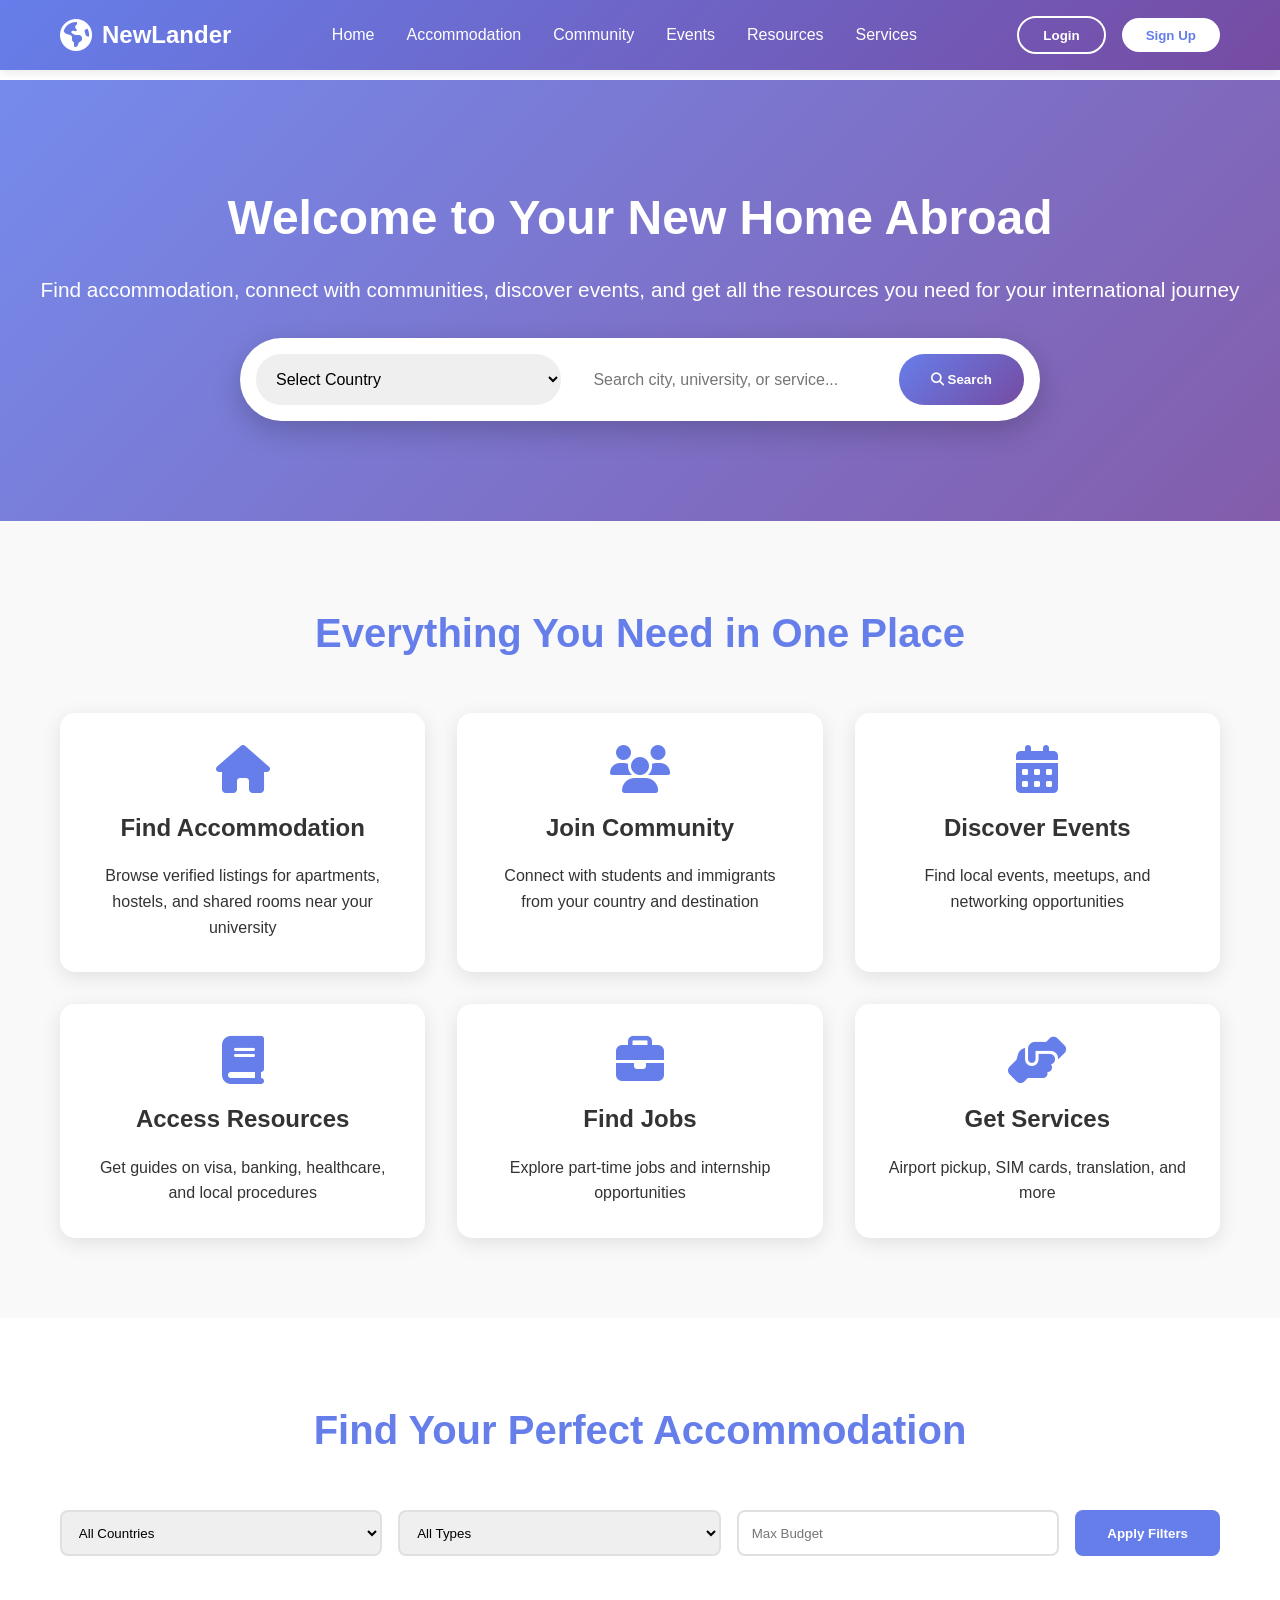
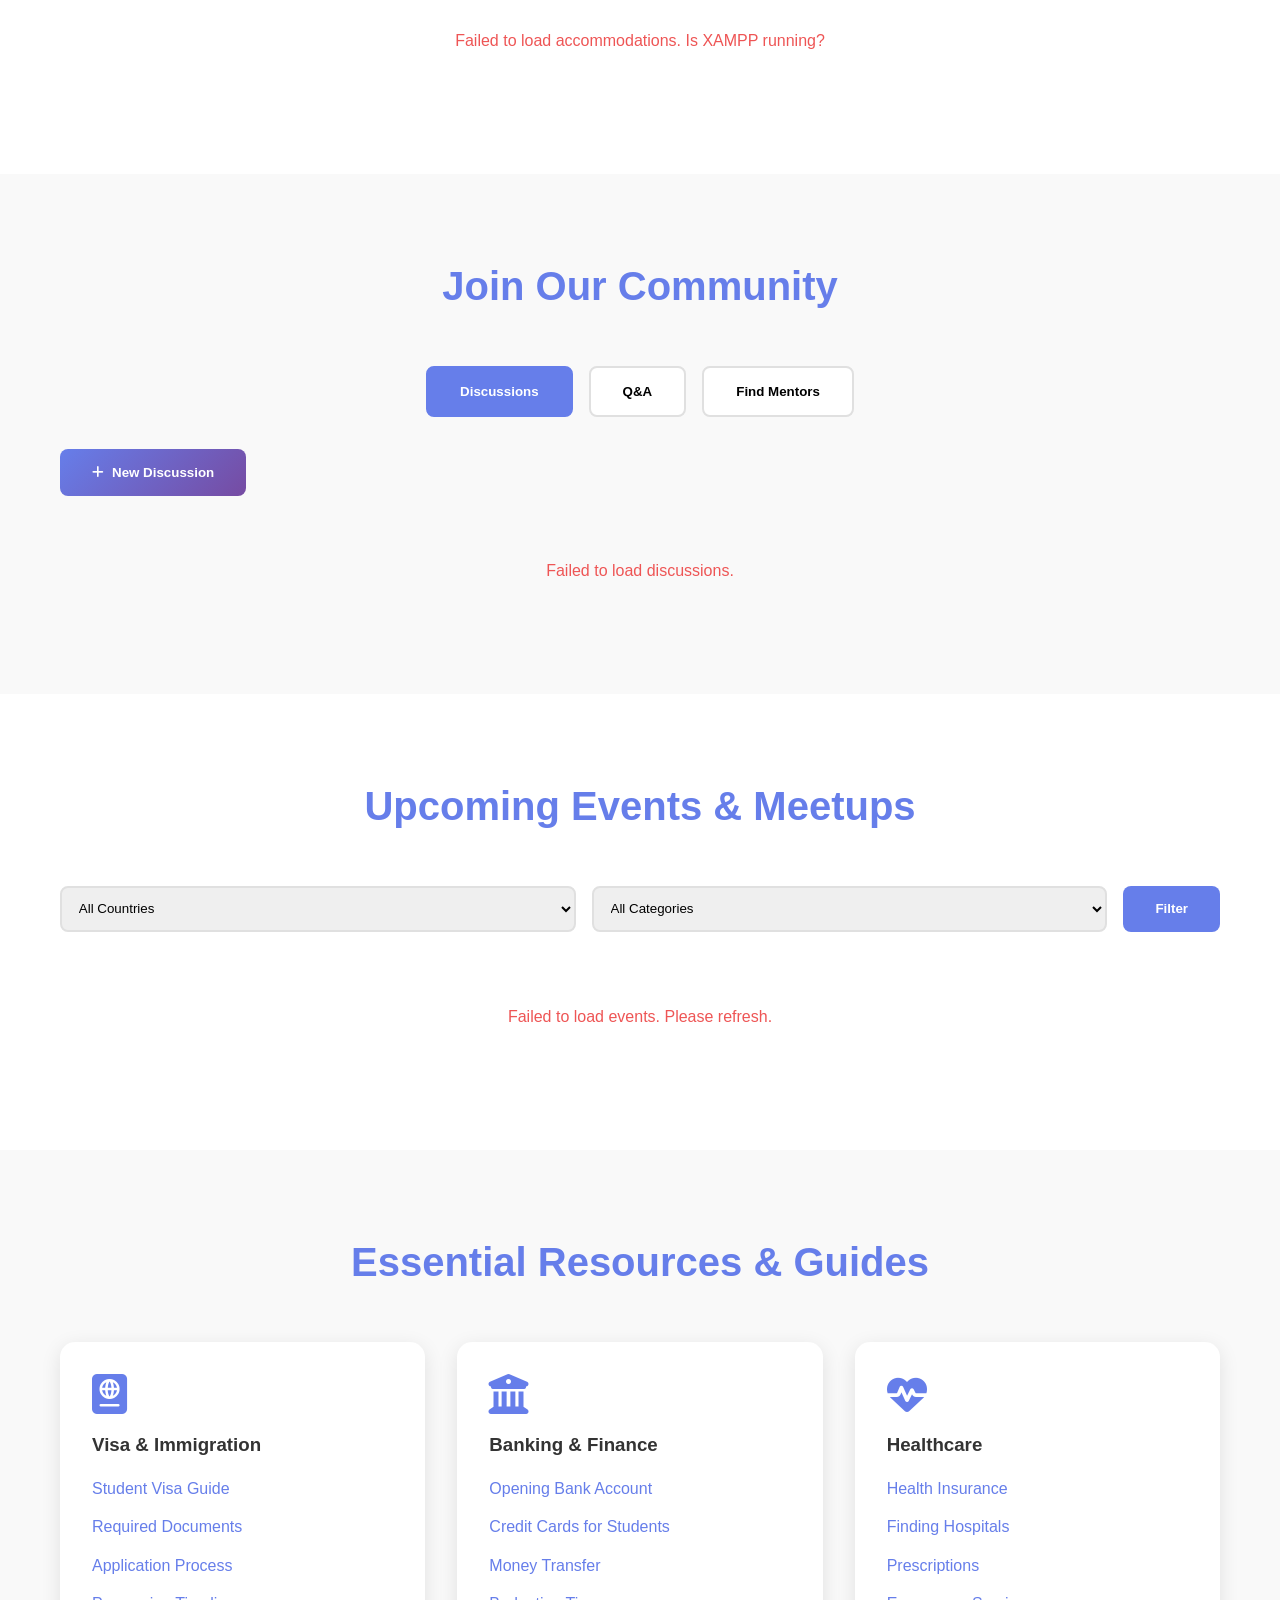
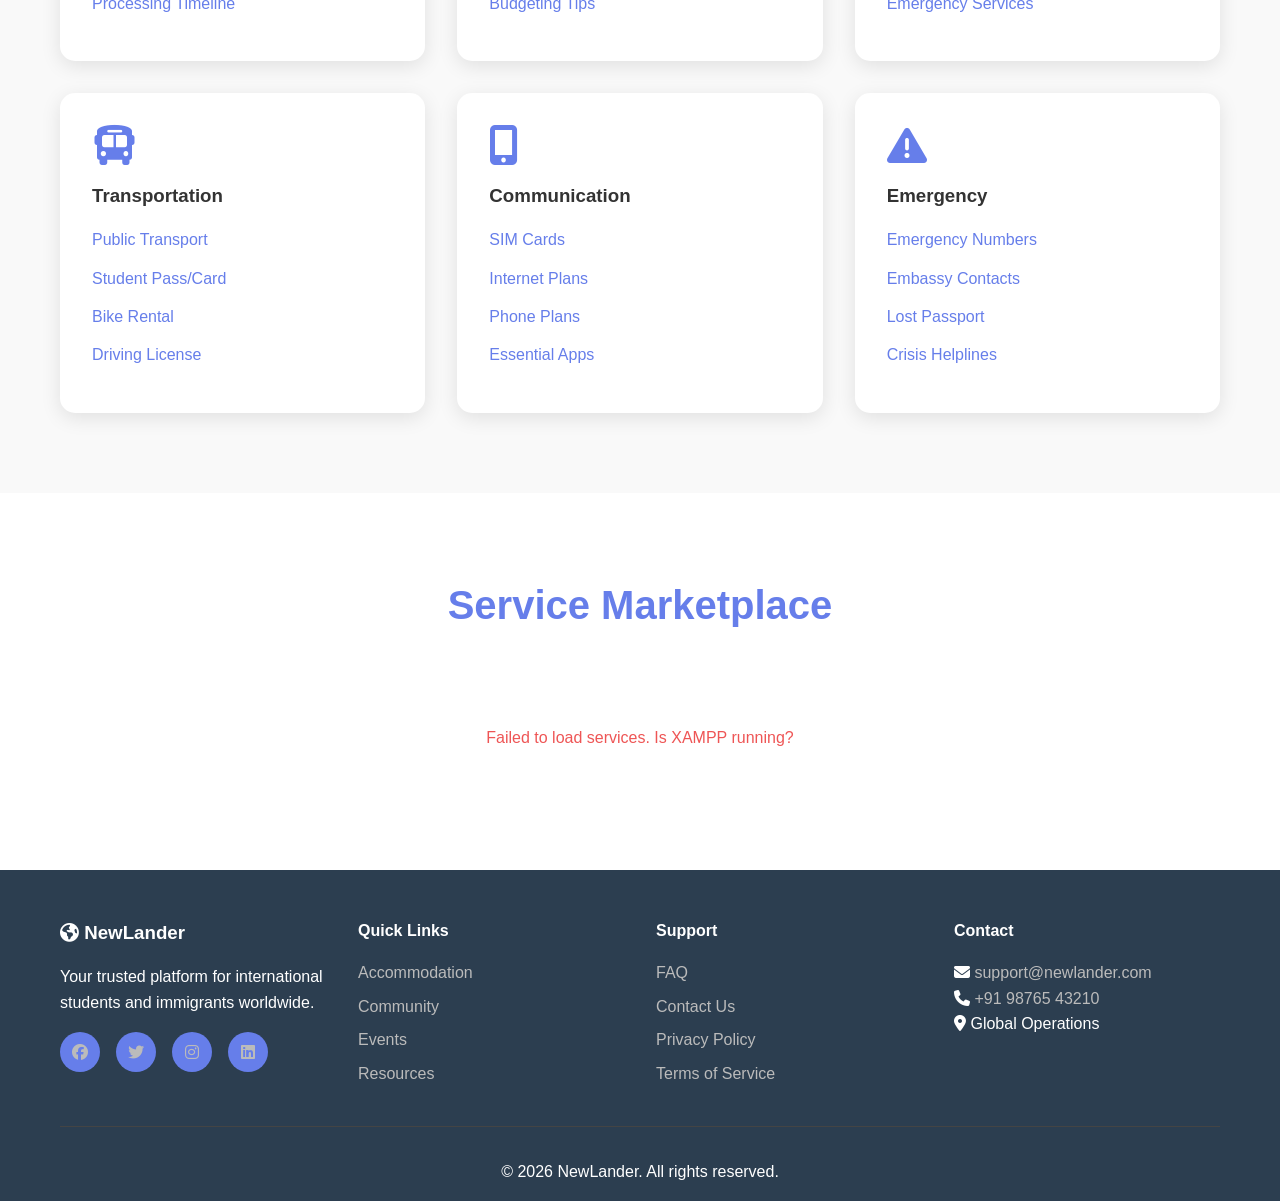
<file: NewLander-frontend/index.html>
<!DOCTYPE html>
<html lang="en">

<head>
    <meta charset="UTF-8">
    <meta name="viewport" content="width=device-width, initial-scale=1.0">
    <title>NewLander - For new people in new lands</title>
    <meta name="description" content="NewLander helps international students and immigrants find accommodation, join communities, discover events, and settle abroad.">
    <link rel="stylesheet" href="style.css">
    <link rel="stylesheet" href="https://cdnjs.cloudflare.com/ajax/libs/font-awesome/6.4.0/css/all.min.css">
</head>

<body>
    <!-- Navigation Bar -->
    <nav class="navbar">
        <div class="nav-container">
            <div class="logo">
                <i class="fas fa-globe-americas"></i>
                <span>NewLander</span>
            </div>
            <ul class="nav-menu" id="navMenu">
                <li><a href="#home" class="nav-link">Home</a></li>
                <li><a href="#accommodation" class="nav-link">Accommodation</a></li>
                <li><a href="#community" class="nav-link">Community</a></li>
                <li><a href="#events" class="nav-link">Events</a></li>
                <li><a href="#resources" class="nav-link">Resources</a></li>
                <li><a href="#services" class="nav-link">Services</a></li>
            </ul>
            <div class="nav-buttons" id="navButtons">
                <a href="login.html"><button class="btn-login">Login</button></a>
                <a href="signup.html"><button class="btn-signup">Sign Up</button></a>

                <div class="hamburger" id="hamburger">
                    <span></span>
                    <span></span>
                    <span></span>
                </div>
            </div>
        </div>
    </nav>

    <!-- Hero Section -->
    <section class="hero" id="home">
        <div class="hero-content">
            <h1>Welcome to Your New Home Abroad</h1>
            <p>Find accommodation, connect with communities, discover events, and get all the resources you need for
                your international journey</p>
            <div class="hero-search">
                <select id="heroCountry" class="hero-select">
                    <option value="">Select Country</option>
                    <option value="Australia">Australia</option>
                    <option value="Austria">Austria</option>
                    <option value="Bahrain">Bahrain</option>
                    <option value="Canada">Canada</option>
                    <option value="China">China</option>
                    <option value="Czech Republic">Czech Republic</option>
                    <option value="Denmark">Denmark</option>
                    <option value="Finland">Finland</option>
                    <option value="France">France</option>
                    <option value="Germany">Germany</option>
                    <option value="Ireland">Ireland</option>
                    <option value="Italy">Italy</option>
                    <option value="Japan">Japan</option>
                    <option value="Kuwait">Kuwait</option>
                    <option value="Malaysia">Malaysia</option>
                    <option value="Mexico">Mexico</option>
                    <option value="Netherlands">Netherlands</option>
                    <option value="New Zealand">New Zealand</option>
                    <option value="Norway">Norway</option>
                    <option value="Oman">Oman</option>
                    <option value="Poland">Poland</option>
                    <option value="Portugal">Portugal</option>
                    <option value="Qatar">Qatar</option>
                    <option value="Russia">Russia</option>
                    <option value="Saudi Arabia">Saudi Arabia</option>
                    <option value="Singapore">Singapore</option>
                    <option value="South Africa">South Africa</option>
                    <option value="South Korea">South Korea</option>
                    <option value="Spain">Spain</option>
                    <option value="Sweden">Sweden</option>
                    <option value="Switzerland">Switzerland</option>
                    <option value="United Arab Emirates">United Arab Emirates</option>
                    <option value="United Kingdom">United Kingdom</option>
                    <option value="United States">United States</option>
                </select>
                <input type="text" placeholder="Search city, university, or service..." class="hero-input">
                <button class="btn-search"><i class="fas fa-search"></i> Search</button>
            </div>
        </div>
    </section>

    <!-- Features Section -->
    <section class="features">
        <div class="container">
            <h2 class="section-title">Everything You Need in One Place</h2>
            <div class="features-grid">
                <div class="feature-card">
                    <i class="fas fa-home"></i>
                    <h3>Find Accommodation</h3>
                    <p>Browse verified listings for apartments, hostels, and shared rooms near your university</p>
                </div>
                <div class="feature-card">
                    <i class="fas fa-users"></i>
                    <h3>Join Community</h3>
                    <p>Connect with students and immigrants from your country and destination</p>
                </div>
                <div class="feature-card">
                    <i class="fas fa-calendar-alt"></i>
                    <h3>Discover Events</h3>
                    <p>Find local events, meetups, and networking opportunities</p>
                </div>
                <div class="feature-card">
                    <i class="fas fa-book"></i>
                    <h3>Access Resources</h3>
                    <p>Get guides on visa, banking, healthcare, and local procedures</p>
                </div>
                <div class="feature-card">
                    <i class="fas fa-briefcase"></i>
                    <h3>Find Jobs</h3>
                    <p>Explore part-time jobs and internship opportunities</p>
                </div>
                <div class="feature-card">
                    <i class="fas fa-hands-helping"></i>
                    <h3>Get Services</h3>
                    <p>Airport pickup, SIM cards, translation, and more</p>
                </div>
            </div>
        </div>
    </section>

    <!-- Accommodation Section -->
    <section class="accommodation" id="accommodation">
        <div class="container">
            <h2 class="section-title">Find Your Perfect Accommodation</h2>

            <!-- Filters -->
            <div class="filters">
                <select id="filterCountry" class="filter-select">
                    <option value="all">All Countries</option>
                    <option value="Australia">Australia</option>
                    <option value="Austria">Austria</option>
                    <option value="Bahrain">Bahrain</option>
                    <option value="Canada">Canada</option>
                    <option value="China">China</option>
                    <option value="Czech Republic">Czech Republic</option>
                    <option value="Denmark">Denmark</option>
                    <option value="Finland">Finland</option>
                    <option value="France">France</option>
                    <option value="Germany">Germany</option>
                    <option value="Ireland">Ireland</option>
                    <option value="Italy">Italy</option>
                    <option value="Japan">Japan</option>
                    <option value="Kuwait">Kuwait</option>
                    <option value="Malaysia">Malaysia</option>
                    <option value="Mexico">Mexico</option>
                    <option value="Netherlands">Netherlands</option>
                    <option value="New Zealand">New Zealand</option>
                    <option value="Norway">Norway</option>
                    <option value="Oman">Oman</option>
                    <option value="Poland">Poland</option>
                    <option value="Portugal">Portugal</option>
                    <option value="Qatar">Qatar</option>
                    <option value="Russia">Russia</option>
                    <option value="Saudi Arabia">Saudi Arabia</option>
                    <option value="Singapore">Singapore</option>
                    <option value="South Africa">South Africa</option>
                    <option value="South Korea">South Korea</option>
                    <option value="Spain">Spain</option>
                    <option value="Sweden">Sweden</option>
                    <option value="Switzerland">Switzerland</option>
                    <option value="United Arab Emirates">United Arab Emirates</option>
                    <option value="United Kingdom">United Kingdom</option>
                    <option value="United States">United States</option>
                </select>
                <select id="filterType" class="filter-select">
                    <option value="all">All Types</option>
                    <option value="apartment">Apartment</option>
                    <option value="hostel">Hostel</option>
                    <option value="shared">Shared Room</option>
                    <option value="pg">Paying Guest</option>
                </select>
                <input type="number" id="filterBudget" placeholder="Max Budget" class="filter-input">
                <button class="btn-filter" onclick="filterAccommodation()">Apply Filters</button>
            </div>

            <!-- Accommodation Listings -->
            <div class="accommodation-grid" id="accommodationGrid">
                <!-- <a href="login.html"><button class="btn-login">Login</button></a> -->
                <!-- Listings will be loaded here by JavaScript -->
            </div>
        </div>
    </section>

    <!-- Community Section -->
    <section class="community" id="community">
        <div class="container">
            <h2 class="section-title">Join Our Community</h2>
            <div class="community-tabs">
                <button class="tab-btn active" onclick="switchTab('discussions')">Discussions</button>
                <button class="tab-btn" onclick="switchTab('questions')">Q&A</button>
                <button class="tab-btn" onclick="switchTab('mentors')">Find Mentors</button>
            </div>

            <div class="community-content">
                <div class="tab-content active" id="discussions">
                    <button class="btn-new-post" onclick="openModal('newPostModal')">
                        <i class="fas fa-plus"></i> New Discussion
                    </button>
                    <div class="posts-list" id="discussionsList">
                        <!-- Posts will be loaded here -->
                    </div>
                </div>

                <div class="tab-content" id="questions">
                    <button class="btn-new-post" onclick="openModal('newQuestionModal')">
                        <i class="fas fa-question-circle"></i> Ask Question
                    </button>
                    <div class="posts-list" id="questionsList">
                        <!-- Questions will be loaded here -->
                    </div>
                </div>

                <div class="tab-content" id="mentors">
                    <div class="mentors-grid" id="mentorsList">
                        <!-- Mentors will be loaded here -->
                    </div>
                </div>
            </div>
        </div>
    </section>

    <!-- Events Section -->
    <section class="events" id="events">
        <div class="container">
            <h2 class="section-title">Upcoming Events & Meetups</h2>

            <div class="events-filters">
                <select id="eventCountry" class="filter-select">
                    <option value="all">All Countries</option>
                    <option value="Australia">Australia</option>
                    <option value="Austria">Austria</option>
                    <option value="Bahrain">Bahrain</option>
                    <option value="Canada">Canada</option>
                    <option value="China">China</option>
                    <option value="Czech Republic">Czech Republic</option>
                    <option value="Denmark">Denmark</option>
                    <option value="Finland">Finland</option>
                    <option value="France">France</option>
                    <option value="Germany">Germany</option>
                    <option value="Ireland">Ireland</option>
                    <option value="Italy">Italy</option>
                    <option value="Japan">Japan</option>
                    <option value="Kuwait">Kuwait</option>
                    <option value="Malaysia">Malaysia</option>
                    <option value="Mexico">Mexico</option>
                    <option value="Netherlands">Netherlands</option>
                    <option value="New Zealand">New Zealand</option>
                    <option value="Norway">Norway</option>
                    <option value="Oman">Oman</option>
                    <option value="Poland">Poland</option>
                    <option value="Portugal">Portugal</option>
                    <option value="Qatar">Qatar</option>
                    <option value="Russia">Russia</option>
                    <option value="Saudi Arabia">Saudi Arabia</option>
                    <option value="Singapore">Singapore</option>
                    <option value="South Africa">South Africa</option>
                    <option value="South Korea">South Korea</option>
                    <option value="Spain">Spain</option>
                    <option value="Sweden">Sweden</option>
                    <option value="Switzerland">Switzerland</option>
                    <option value="United Arab Emirates">United Arab Emirates</option>
                    <option value="United Kingdom">United Kingdom</option>
                    <option value="United States">United States</option>
                </select>
                <select id="eventCategory" class="filter-select">
                    <option value="all">All Categories</option>
                    <option value="networking">Networking</option>
                    <option value="cultural">Cultural</option>
                    <option value="orientation">Orientation</option>
                    <option value="workshop">Workshop</option>
                </select>
                <button class="btn-filter" onclick="filterEvents()">Filter</button>
            </div>

            <div class="events-grid" id="eventsGrid">
                <!-- Events will be loaded here -->
            </div>
        </div>
    </section>

    <!-- Resources Section -->
    <section class="resources" id="resources">
        <div class="container">
            <h2 class="section-title">Essential Resources & Guides</h2>
            <div class="resources-grid">
                <div class="resource-category">
                    <i class="fas fa-passport"></i>
                    <h3>Visa & Immigration</h3>
                    <ul>
                        <li><a href="#visa-guide">Student Visa Guide</a></li>
                        <li><a href="#documents">Required Documents</a></li>
                        <li><a href="#process">Application Process</a></li>
                        <li><a href="#timeline">Processing Timeline</a></li>
                    </ul>
                </div>
                <div class="resource-category">
                    <i class="fas fa-university"></i>
                    <h3>Banking & Finance</h3>
                    <ul>
                        <li><a href="#bank-account">Opening Bank Account</a></li>
                        <li><a href="#credit-card">Credit Cards for Students</a></li>
                        <li><a href="#money-transfer">Money Transfer</a></li>
                        <li><a href="#budgeting">Budgeting Tips</a></li>
                    </ul>
                </div>
                <div class="resource-category">
                    <i class="fas fa-heartbeat"></i>
                    <h3>Healthcare</h3>
                    <ul>
                        <li><a href="#insurance">Health Insurance</a></li>
                        <li><a href="#hospitals">Finding Hospitals</a></li>
                        <li><a href="#prescriptions">Prescriptions</a></li>
                        <li><a href="#emergency">Emergency Services</a></li>
                    </ul>
                </div>
                <div class="resource-category">
                    <i class="fas fa-bus"></i>
                    <h3>Transportation</h3>
                    <ul>
                        <li><a href="#public-transport">Public Transport</a></li>
                        <li><a href="#student-pass">Student Pass/Card</a></li>
                        <li><a href="#bike-rental">Bike Rental</a></li>
                        <li><a href="#driving">Driving License</a></li>
                    </ul>
                </div>
                <div class="resource-category">
                    <i class="fas fa-mobile-alt"></i>
                    <h3>Communication</h3>
                    <ul>
                        <li><a href="#sim-cards">SIM Cards</a></li>
                        <li><a href="#internet">Internet Plans</a></li>
                        <li><a href="#phone-plans">Phone Plans</a></li>
                        <li><a href="#apps">Essential Apps</a></li>
                    </ul>
                </div>
                <div class="resource-category">
                    <i class="fas fa-exclamation-triangle"></i>
                    <h3>Emergency</h3>
                    <ul>
                        <li><a href="#emergency-numbers">Emergency Numbers</a></li>
                        <li><a href="#embassy">Embassy Contacts</a></li>
                        <li><a href="#lost-passport">Lost Passport</a></li>
                        <li><a href="#helplines">Crisis Helplines</a></li>
                    </ul>
                </div>
            </div>
        </div>
    </section>

    <!-- Services Section -->
    <section class="services" id="services">
        <div class="container">
            <h2 class="section-title">Service Marketplace</h2>
            <div class="services-grid" id="servicesGrid">
                <!-- Services will be loaded here -->
            </div>
        </div>
    </section>

    <!-- Footer -->
    <footer class="footer">
        <div class="container">
            <div class="footer-content">
                <div class="footer-section">
                    <h3><i class="fas fa-globe-americas"></i> NewLander</h3>
                    <p>Your trusted platform for international students and immigrants worldwide.</p>
                    <div class="social-links">
                        <a href="#"><i class="fab fa-facebook"></i></a>
                        <a href="#"><i class="fab fa-twitter"></i></a>
                        <a href="#"><i class="fab fa-instagram"></i></a>
                        <a href="#"><i class="fab fa-linkedin"></i></a>
                    </div>
                </div>
                <div class="footer-section">
                    <h4>Quick Links</h4>
                    <ul>
                        <li><a href="#accommodation">Accommodation</a></li>
                        <li><a href="#community">Community</a></li>
                        <li><a href="#events">Events</a></li>
                        <li><a href="#resources">Resources</a></li>
                    </ul>
                </div>
                <div class="footer-section">
                    <h4>Support</h4>
                    <ul>
                        <li><a href="#faq">FAQ</a></li>
                        <li><a href="#contact">Contact Us</a></li>
                        <li><a href="#privacy">Privacy Policy</a></li>
                        <li><a href="#terms">Terms of Service</a></li>
                    </ul>
                </div>
                <div class="footer-section">
                    <h4>Contact</h4>
                    <p>
                        <i class="fas fa-envelope"></i>
                        <a href="mailto:support@newlander.com"
                            style="color: #bbb; text-decoration: none;">support@newlander.com</a>
                    </p>
                    <p>
                        <i class="fas fa-phone"></i>
                        <a href="tel:+919876543210" style="color: #bbb; text-decoration: none;">+91 98765 43210</a>
                    </p>
                    <p>
                        <i class="fas fa-map-marker-alt"></i>
                        Global Operations
                    </p>
                </div>
            </div>
            <div class="footer-bottom">
                <p>&copy; 2026 NewLander. All rights reserved.</p>
            </div>
        </div>
    </footer>

    <!-- Login Modal -->
    <div id="loginModal" class="modal">
        <div class="modal-content">
            <span class="close" onclick="closeModal('loginModal')">&times;</span>
            <h2>Login to NewLander</h2>
            <form id="loginForm" onsubmit="handleLogin(event)">
                <div class="form-group">
                    <label>Email</label>
                    <input type="email" id="loginEmail" required>
                </div>
                <div class="form-group">
                    <label>Password</label>
                    <input type="password" id="loginPassword" required>
                </div>
                <button type="submit" class="btn-submit">Login</button>
                <p class="form-footer">Don't have an account? <a href="#"
                        onclick="closeModal('loginModal'); openModal('signupModal')">Sign up</a></p>
            </form>
        </div>
    </div>

    <!-- Signup Modal -->
    <div id="signupModal" class="modal">
        <div class="modal-content">
            <span class="close" onclick="closeModal('signupModal')">&times;</span>
            <h2>Create Account</h2>
            <form id="signupForm" onsubmit="handleSignup(event)">
                <div class="form-group">
                    <label>Full Name</label>
                    <input type="text" id="signupName" required>
                </div>
                <div class="form-group">
                    <label>Email</label>
                    <input type="email" id="signupEmail" required>
                </div>
                <div class="form-group">
                    <label>Password</label>
                    <input type="password" id="signupPassword" required minlength="6">
                    <small style="color: #666;">Minimum 6 characters</small>
                </div>
                <div class="form-group">
                    <label>Current Country</label>
                    <select id="signupCurrentCountry" required>
                        <option value="">Select Country</option>
                        <option value="India">India</option>
                        <option value="China">China</option>
                        <option value="Nigeria">Nigeria</option>
                        <option value="Pakistan">Pakistan</option>
                        <option value="Bangladesh">Bangladesh</option>
                        <option value="Vietnam">Vietnam</option>
                        <option value="South Korea">South Korea</option>
                        <option value="Saudi Arabia">Saudi Arabia</option>
                        <option value="Iran">Iran</option>
                        <option value="Nepal">Nepal</option>
                    </select>
                </div>
                <div class="form-group">
                    <label>Destination Country</label>
                    <select id="signupDestCountry" required>
                        <option value="">Select Country</option>
                        <option value="Australia">Australia</option>
                        <option value="Austria">Austria</option>
                        <option value="Bahrain">Bahrain</option>
                        <option value="Canada">Canada</option>
                        <option value="China">China</option>
                        <option value="Czech Republic">Czech Republic</option>
                        <option value="Denmark">Denmark</option>
                        <option value="Finland">Finland</option>
                        <option value="France">France</option>
                        <option value="Germany">Germany</option>
                        <option value="Ireland">Ireland</option>
                        <option value="Italy">Italy</option>
                        <option value="Japan">Japan</option>
                        <option value="Kuwait">Kuwait</option>
                        <option value="Malaysia">Malaysia</option>
                        <option value="Mexico">Mexico</option>
                        <option value="Netherlands">Netherlands</option>
                        <option value="New Zealand">New Zealand</option>
                        <option value="Norway">Norway</option>
                        <option value="Oman">Oman</option>
                        <option value="Poland">Poland</option>
                        <option value="Portugal">Portugal</option>
                        <option value="Qatar">Qatar</option>
                        <option value="Russia">Russia</option>
                        <option value="Saudi Arabia">Saudi Arabia</option>
                        <option value="Singapore">Singapore</option>
                        <option value="South Africa">South Africa</option>
                        <option value="South Korea">South Korea</option>
                        <option value="Spain">Spain</option>
                        <option value="Sweden">Sweden</option>
                        <option value="Switzerland">Switzerland</option>
                        <option value="United Arab Emirates">United Arab Emirates</option>
                        <option value="United Kingdom">United Kingdom</option>
                        <option value="United States">United States</option>
                    </select>
                </div>
                <button type="submit" class="btn-submit">Sign Up</button>
                <p class="form-footer">Already have an account? <a href="#"
                        onclick="closeModal('signupModal'); openModal('loginModal')">Login</a></p>
            </form>
        </div>
    </div>

    <!-- New Discussion Modal -->
    <div id="newPostModal" class="modal">
        <div class="modal-content" style="max-width:600px">
            <span class="close" onclick="closeModal('newPostModal')">&times;</span>
            <h2>Start a Discussion</h2>
            <form id="newPostForm" onsubmit="createPost(event,'discussion')">
                <div class="form-group">
                    <label>Title</label>
                    <input type="text" id="postTitle" placeholder="What do you want to discuss?" required maxlength="255">
                </div>
                <div class="form-group">
                    <label>Content</label>
                    <textarea id="postContent" rows="5" placeholder="Share your thoughts, tips, or experiences..." required style="width:100%;padding:10px;border:2px solid #e0e0e0;border-radius:8px;resize:vertical"></textarea>
                </div>
                <div class="form-group">
                    <label>Country (optional)</label>
                    <select id="postCountry" style="width:100%;padding:10px;border:2px solid #e0e0e0;border-radius:8px">
                        <option value="">All Countries</option>
                        <option>Australia</option><option>Canada</option><option>Germany</option>
                        <option>United Kingdom</option><option>United States</option>
                        <option>United Arab Emirates</option><option>France</option><option>Japan</option>
                    </select>
                </div>
                <button type="submit" class="btn-submit" id="postSubmitBtn">Post Discussion</button>
            </form>
        </div>
    </div>

    <!-- New Question Modal -->
    <div id="newQuestionModal" class="modal">
        <div class="modal-content" style="max-width:600px">
            <span class="close" onclick="closeModal('newQuestionModal')">&times;</span>
            <h2>Ask a Question</h2>
            <form id="newQuestionForm" onsubmit="createPost(event,'question')">
                <div class="form-group">
                    <label>Question</label>
                    <input type="text" id="questionTitle" placeholder="What would you like to know?" required maxlength="255">
                </div>
                <div class="form-group">
                    <label>Details</label>
                    <textarea id="questionContent" rows="4" placeholder="Add more context to your question..." required style="width:100%;padding:10px;border:2px solid #e0e0e0;border-radius:8px;resize:vertical"></textarea>
                </div>
                <div class="form-group">
                    <label>Country (optional)</label>
                    <select id="questionCountry" style="width:100%;padding:10px;border:2px solid #e0e0e0;border-radius:8px">
                        <option value="">All Countries</option>
                        <option>Australia</option><option>Canada</option><option>Germany</option>
                        <option>United Kingdom</option><option>United States</option>
                        <option>United Arab Emirates</option><option>France</option><option>Japan</option>
                    </select>
                </div>
                <button type="submit" class="btn-submit" id="questionSubmitBtn">Post Question</button>
            </form>
        </div>
    </div>

    <!-- Add Accommodation Modal -->
    <div id="addAccommodationModal" class="modal">
        <div class="modal-content" style="max-width:650px">
            <span class="close" onclick="closeModal('addAccommodationModal')">&times;</span>
            <h2>List Your Accommodation</h2>
            <form id="addAccommodationForm" onsubmit="submitAddAccommodation(event)">
                <div class="form-group">
                    <label>Title</label>
                    <input type="text" id="accTitle" placeholder="e.g. Cozy Studio near University" required maxlength="255">
                </div>
                <div class="form-group">
                    <label>Description</label>
                    <textarea id="accDesc" rows="3" required style="width:100%;padding:10px;border:2px solid #e0e0e0;border-radius:8px;resize:vertical"></textarea>
                </div>
                <div style="display:grid;grid-template-columns:1fr 1fr;gap:16px">
                    <div class="form-group">
                        <label>Country</label>
                        <select id="accCountry" required style="width:100%;padding:10px;border:2px solid #e0e0e0;border-radius:8px">
                            <option value="">Select Country</option>
                            <option>Australia</option><option>Canada</option><option>Germany</option>
                            <option>United Kingdom</option><option>United States</option>
                            <option>United Arab Emirates</option><option>France</option>
                        </select>
                    </div>
                    <div class="form-group">
                        <label>City</label>
                        <input type="text" id="accCity" placeholder="City" required>
                    </div>
                    <div class="form-group">
                        <label>Location / Address</label>
                        <input type="text" id="accLocation" placeholder="Neighborhood or street" required>
                    </div>
                    <div class="form-group">
                        <label>Type</label>
                        <select id="accType" required style="width:100%;padding:10px;border:2px solid #e0e0e0;border-radius:8px">
                            <option value="">Select Type</option>
                            <option value="apartment">Apartment</option>
                            <option value="hostel">Hostel</option>
                            <option value="shared">Shared Room</option>
                            <option value="pg">Paying Guest</option>
                        </select>
                    </div>
                    <div class="form-group">
                        <label>Monthly Rent ($)</label>
                        <input type="number" id="accPrice" placeholder="e.g. 800" required min="1">
                    </div>
                    <div class="form-group">
                        <label>Bedrooms</label>
                        <input type="number" id="accBedrooms" value="1" required min="1" max="10">
                    </div>
                    <div class="form-group">
                        <label>Bathrooms</label>
                        <input type="number" id="accBathrooms" value="1" required min="1" max="5">
                    </div>
                    <div class="form-group">
                        <label>Image URL (optional)</label>
                        <input type="url" id="accImageUrl" placeholder="https://...">
                    </div>
                </div>
                <button type="submit" class="btn-submit" id="accSubmitBtn" style="margin-top:16px">Submit Listing</button>
            </form>
        </div>
    </div>

    <script src="script.js"></script>
    <script src="auth.js"></script>
    <script src="accommodation.js"></script>
    <script src="event.js"></script>
    <script src="community.js"></script>
</body>

</html>
</file>
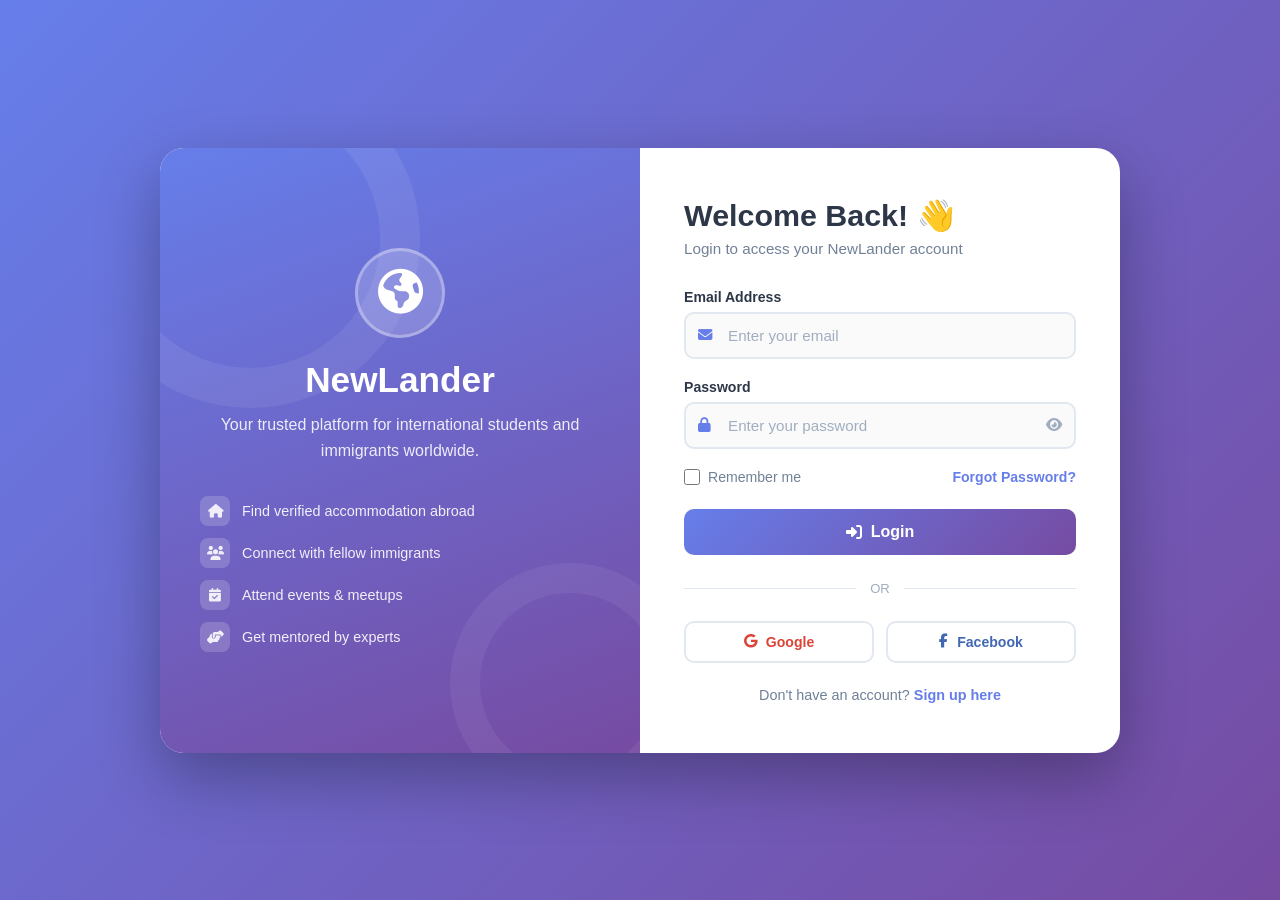
<file: NewLander-frontend/bookings.html>
<!DOCTYPE html>
<html lang="en">
<head>
    <meta charset="UTF-8">
    <meta name="viewport" content="width=device-width, initial-scale=1.0">
    <title>Bookings - NewLander</title>
    <link href="https://fonts.googleapis.com/css2?family=Inter:wght@300;400;500;600;700&display=swap" rel="stylesheet">
    <link rel="stylesheet" href="https://cdnjs.cloudflare.com/ajax/libs/font-awesome/6.4.0/css/all.min.css">
    <link rel="stylesheet" href="dashboard.css">
    <style>
        .bookings-grid { display: grid; grid-template-columns: repeat(auto-fill, minmax(320px, 1fr)); gap: 24px; }
        .booking-card { padding: 24px; display: flex; flex-direction: column; gap: 16px; position:relative; overflow:hidden;}
        .b-header { display: flex; justify-content: space-between; align-items: flex-start; }
        .b-title { font-weight: 800; font-size: 1.15rem; color: var(--text-main); margin-bottom:4px;}
        .b-loc { color: var(--text-muted); font-size: 0.9rem; display:flex; align-items:center; gap:6px;}
        .b-details { background: rgba(255,255,255,0.6); padding: 16px; border-radius: 12px; font-size: 0.95rem; border:1px solid rgba(0,0,0,0.03);}
        .b-details div { margin-bottom: 8px; display:flex; justify-content:space-between; align-items:center;}
        .b-details div:last-child { margin-bottom: 0;}
    </style>
</head>
<body>
    <aside class="sidebar" id="sidebar">
        <div class="sidebar-header">
            <div class="logo"><i class="fas fa-globe-americas"></i><span>NewLander</span></div>
            <button class="mobile-close" id="closeSidebar"><i class="fas fa-times"></i></button>
        </div>
        <nav class="sidebar-nav">
            <a href="index.html" class="nav-item"><i class="fas fa-compass"></i> <span>Home</span></a>
            <a href="dashboard.html" class="nav-item"><i class="fas fa-home"></i> <span>Dashboard</span></a>
            <a href="profile.html" class="nav-item"><i class="fas fa-user"></i> <span>Profile</span></a>
            <a href="bookings.html" class="nav-item active"><i class="fas fa-key"></i> <span>Bookings</span></a>
            <a href="events.html" class="nav-item"><i class="fas fa-calendar-alt"></i> <span>Events</span></a>
            <a href="community.html" class="nav-item"><i class="fas fa-users"></i> <span>Community</span></a>
        </nav>
        <div class="sidebar-footer">
            <button id="logoutBtn" class="logout-btn"><i class="fas fa-sign-out-alt"></i> <span>Logout</span></button>
        </div>
    </aside>

    <main class="main-content">
        <header class="top-header">
            <button class="mobile-menu-btn" id="openSidebar"><i class="fas fa-bars"></i></button>
            <div class="search-bar"></div>
            <div class="header-right">
                <div class="user-profile">
                    <div class="avatar" id="headerInitials">U</div>
                    <span class="user-name" id="headerName">Loading</span>
                </div>
            </div>
        </header>

        <div class="dashboard-container">
            <div class="welcome-section">
                <h1>My Bookings</h1>
                <p>Manage your accommodation bookings and reservations.</p>
            </div>
            
            <div id="bookingsList" class="bookings-grid">
                <div class="skeleton-block" style="height: 250px;"></div>
                <div class="skeleton-block" style="height: 250px;"></div>
            </div>
        </div>
    </main>

    <script src="auth.js"></script>
    <script>
        document.addEventListener("DOMContentLoaded", async () => {
            if (!Auth.isLoggedIn()) { window.location.href = "login.html"; return; }

            const sidebar = document.getElementById('sidebar');
            document.getElementById('openSidebar')?.addEventListener('click', () => sidebar.classList.add('active'));
            document.getElementById('closeSidebar')?.addEventListener('click', () => sidebar.classList.remove('active'));
            document.getElementById('logoutBtn')?.addEventListener('click', () => Auth.logout());

            const user = Auth.getCurrentUser();
            if(user) {
                const firstName = (user.full_name || "User").split(' ')[0];
                document.getElementById('headerName').textContent = firstName;
                document.getElementById('headerInitials').textContent = firstName.charAt(0).toUpperCase();
            }

            try {
                const res = await Auth.authenticatedRequest(`${API_BASE_URL}/bookings.php`);
                const container = document.getElementById('bookingsList');
                
                if (res && res.success && res.data && res.data.length > 0) {
                    container.innerHTML = res.data.map(b => `
                        <div class="glass-card booking-card">
                            <div class="b-header">
                                <div>
                                    <div class="b-title">${b.title || "Accommodation"}</div>
                                    <div class="b-loc"><i class="fas fa-map-marker-alt"></i> ${b.city}, ${b.country}</div>
                                </div>
                                <span class="item-status status-${(b.status||'pending').toLowerCase()}">${b.status||'Pending'}</span>
                            </div>
                            <div class="b-details">
                                <div><span style="color:var(--text-muted)">Move in</span> <strong style="color:var(--text-main)">${b.move_in_date || 'N/A'}</strong></div>
                                <div><span style="color:var(--text-muted)">Duration</span> <strong style="color:var(--text-main)">${b.duration_months} Months</strong></div>
                                <div><span style="color:var(--text-muted)">Monthly Rent</span> <strong style="color:var(--text-main)">$${b.monthly_rent}</strong></div>
                                <div style="margin-top:12px; padding-top:12px; border-top:1px solid rgba(0,0,0,0.08)">
                                    <span style="color:var(--text-muted); font-weight:600;">Total Amount</span> 
                                    <strong style="color:var(--primary); font-size:1.2rem">$${b.total_amount}</strong>
                                </div>
                            </div>
                        </div>
                    `).join("");
                } else {
                    container.innerHTML = `
                    <div class="empty-state" style="grid-column: 1 / -1; padding: 60px;">
                        <i class="fas fa-building" style="font-size:4rem; color:#cbd5e1; margin-bottom:20px;"></i>
                        <h3 style="color:var(--text-main); margin-bottom:8px;">No Bookings Found</h3>
                        <p>You haven't booked any accommodations yet. Browse the home page to find places to stay.</p>
                    </div>`;
                }
            } catch(e) {
                console.error(e);
                document.getElementById('bookingsList').innerHTML = `<div class="error-banner">Failed to load bookings. Please check your connection.</div>`;
            }
        });
    </script>
</body>
</html>
</file>
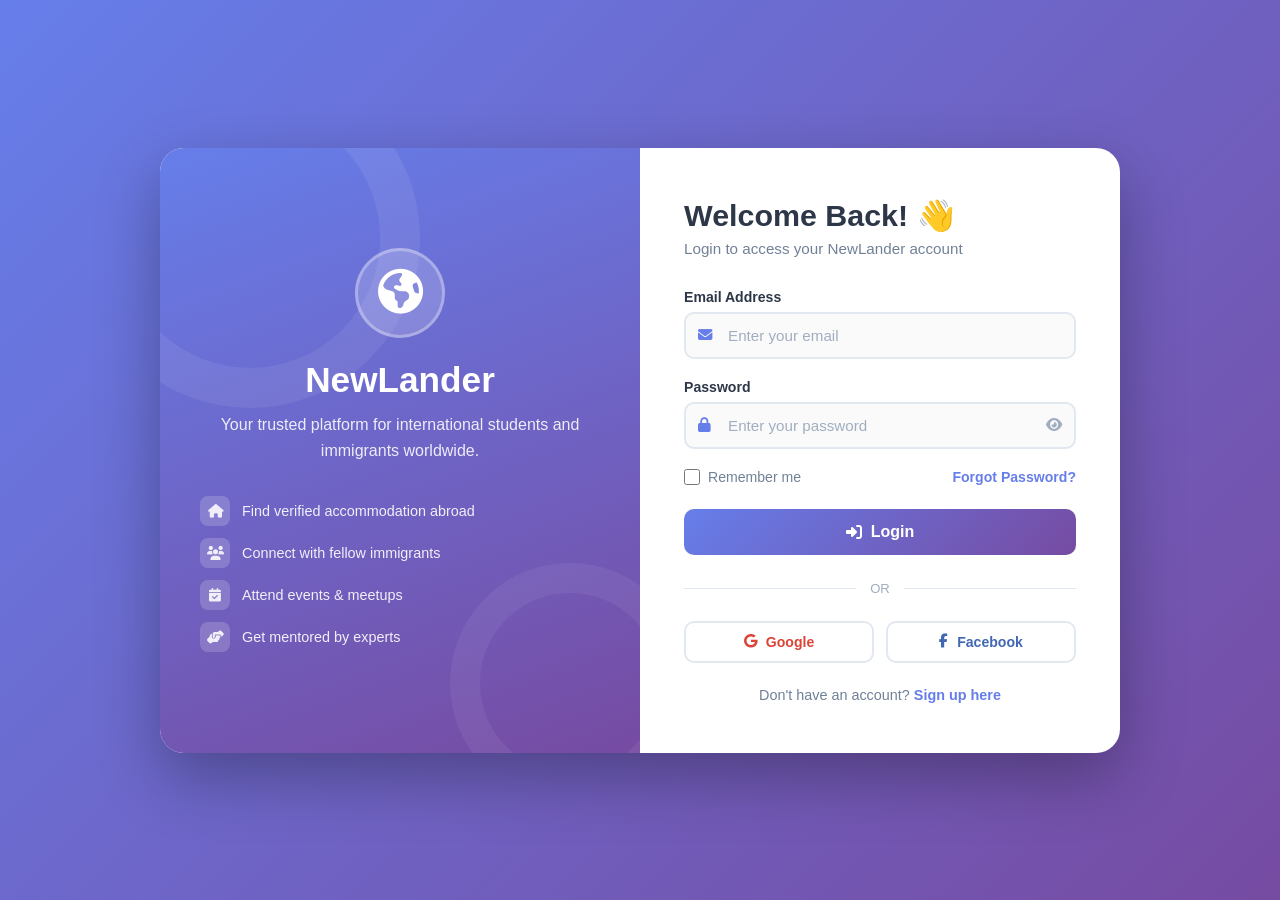
<file: NewLander-frontend/community.html>
<!DOCTYPE html>
<html lang="en">
<head>
    <meta charset="UTF-8">
    <meta name="viewport" content="width=device-width, initial-scale=1.0">
    <title>Community - NewLander</title>
    <link href="https://fonts.googleapis.com/css2?family=Inter:wght@300;400;500;600;700&display=swap" rel="stylesheet">
    <link rel="stylesheet" href="https://cdnjs.cloudflare.com/ajax/libs/font-awesome/6.4.0/css/all.min.css">
    <link rel="stylesheet" href="dashboard.css">
    <style>
        .community-header { display:flex; justify-content:space-between; align-items:center; margin-bottom: 32px;}
        .btn-post { background: linear-gradient(135deg, var(--primary), var(--primary-dark)); color: white; border: none; padding: 14px 28px; border-radius: 100px; font-weight: 600; font-size:1rem; cursor: pointer; transition: 0.2s; box-shadow:0 4px 12px rgba(79,70,229,0.3);}
        .btn-post:hover { transform: translateY(-2px); box-shadow: 0 8px 16px rgba(79, 70, 229, 0.4); }
        .posts-list { display: flex; flex-direction: column; gap: 24px; max-width: 850px; margin: 0 auto; }
        .post-card { padding: 28px; }
        .p-header { display: flex; align-items: center; gap: 16px; margin-bottom: 20px;}
        .p-avatar { width:48px; height:48px; border-radius:50%; background:linear-gradient(135deg, var(--primary), var(--secondary)); color:white; display:flex; align-items:center; justify-content:center; font-weight:bold; font-size:1.2rem; box-shadow:0 4px 8px rgba(0,0,0,0.1);}
        .p-author { font-weight: 700; color: var(--text-main); font-size:1.05rem; margin-bottom:2px;}
        .p-date { font-size: 0.85rem; color: var(--text-muted); font-weight:500;}
        .p-content h3 { margin-bottom: 12px; color: var(--text-main); font-size:1.3rem; font-weight:800;}
        .p-content p { color: var(--text-muted); line-height: 1.7; font-size:1rem;}
        .p-footer { display: flex; gap: 24px; margin-top: 24px; padding-top: 20px; border-top: 1px solid rgba(0,0,0,0.06); }
        .p-action { color: var(--text-muted); font-weight: 600; font-size: 0.95rem; cursor: pointer; display:flex; align-items:center; gap:8px; transition:0.2s; padding:8px 16px; border-radius:100px; background:rgba(0,0,0,0.03);}
        .p-action:hover { color: var(--primary); background:rgba(79,70,229,0.1); }
    </style>
</head>
<body>
    <aside class="sidebar" id="sidebar">
        <div class="sidebar-header">
            <div class="logo"><i class="fas fa-globe-americas"></i><span>NewLander</span></div>
            <button class="mobile-close" id="closeSidebar"><i class="fas fa-times"></i></button>
        </div>
        <nav class="sidebar-nav">
            <a href="index.html" class="nav-item"><i class="fas fa-compass"></i> <span>Home</span></a>
            <a href="dashboard.html" class="nav-item"><i class="fas fa-home"></i> <span>Dashboard</span></a>
            <a href="profile.html" class="nav-item"><i class="fas fa-user"></i> <span>Profile</span></a>
            <a href="bookings.html" class="nav-item"><i class="fas fa-key"></i> <span>Bookings</span></a>
            <a href="events.html" class="nav-item"><i class="fas fa-calendar-alt"></i> <span>Events</span></a>
            <a href="community.html" class="nav-item active"><i class="fas fa-users"></i> <span>Community</span></a>
        </nav>
        <div class="sidebar-footer">
            <button id="logoutBtn" class="logout-btn"><i class="fas fa-sign-out-alt"></i> <span>Logout</span></button>
        </div>
    </aside>

    <main class="main-content">
        <header class="top-header">
            <button class="mobile-menu-btn" id="openSidebar"><i class="fas fa-bars"></i></button>
            <div class="search-bar"></div>
            <div class="header-right">
                <div class="user-profile">
                    <div class="avatar" id="headerInitials">U</div>
                    <span class="user-name" id="headerName">Loading</span>
                </div>
            </div>
        </header>

        <div class="dashboard-container">
            <div class="community-header">
                <div class="welcome-section" style="margin-bottom:0">
                    <h1>Community Forum</h1>
                    <p>Connect, ask questions, and share your journey abroad.</p>
                </div>
                <button class="btn-post" onclick="alert('Post creation modal coming soon!')"><i class="fas fa-pen"></i> Write a Post</button>
            </div>
            
            <div id="postsList" class="posts-list">
                <div class="skeleton-block" style="height: 180px;"></div>
                <div class="skeleton-block" style="height: 180px;"></div>
            </div>
        </div>
    </main>

    <script src="auth.js"></script>
    <script>
        document.addEventListener("DOMContentLoaded", async () => {
            if (!Auth.isLoggedIn()) { window.location.href = "login.html"; return; }

            const sidebar = document.getElementById('sidebar');
            document.getElementById('openSidebar')?.addEventListener('click', () => sidebar.classList.add('active'));
            document.getElementById('closeSidebar')?.addEventListener('click', () => sidebar.classList.remove('active'));
            document.getElementById('logoutBtn')?.addEventListener('click', () => Auth.logout());

            const user = Auth.getCurrentUser();
            if(user) {
                const firstName = (user.full_name || "User").split(' ')[0];
                document.getElementById('headerName').textContent = firstName;
                document.getElementById('headerInitials').textContent = firstName.charAt(0).toUpperCase();
            }

            async function loadPosts() {
                try {
                    const res = await Auth.authenticatedRequest(`${API_BASE_URL}/posts.php`);
                    const container = document.getElementById('postsList');
                    
                    if (res && res.success && res.data && res.data.length > 0) {
                        container.innerHTML = res.data.map(p => {
                            const dateObj = new Date(p.created_at);
                            const formattedDate = !isNaN(dateObj) ? dateObj.toLocaleDateString() : "Recently";
                            return `
                            <div class="glass-card post-card">
                                <div class="p-header">
                                    <div class="p-avatar">${(p.author_name || "U").charAt(0).toUpperCase()}</div>
                                    <div>
                                        <div class="p-author">${p.author_name || "Anonymous User"}</div>
                                        <div class="p-date"><i class="far fa-clock"></i> ${formattedDate} &bull; <i class="fas fa-globe"></i> ${p.country || 'Global'}</div>
                                    </div>
                                </div>
                                <div class="p-content">
                                    <h3>${p.title}</h3>
                                    <p>${p.content || "Join the conversation to read more."}</p>
                                </div>
                                <div class="p-footer">
                                    <div class="p-action"><i class="far fa-heart"></i> ${p.likes || 0} Likes</div>
                                    <div class="p-action"><i class="far fa-comment"></i> ${p.comments_count || 0} Comments</div>
                                </div>
                            </div>
                        `}).join("");
                    } else {
                        container.innerHTML = `
                        <div class="empty-state" style="padding:60px;">
                            <i class="fas fa-comments" style="font-size:4rem; color:#cbd5e1; margin-bottom:20px;"></i>
                            <h3 style="color:var(--text-main); margin-bottom:8px;">No Posts Available</h3>
                            <p>Be the first to start a discussion in the community!</p>
                        </div>`;
                    }
                } catch(e) {
                    console.error(e);
                    document.getElementById('postsList').innerHTML = `<div class="error-banner">Failed to load community posts.</div>`;
                }
            }

            loadPosts();
        });
    </script>
</body>
</html>
</file>
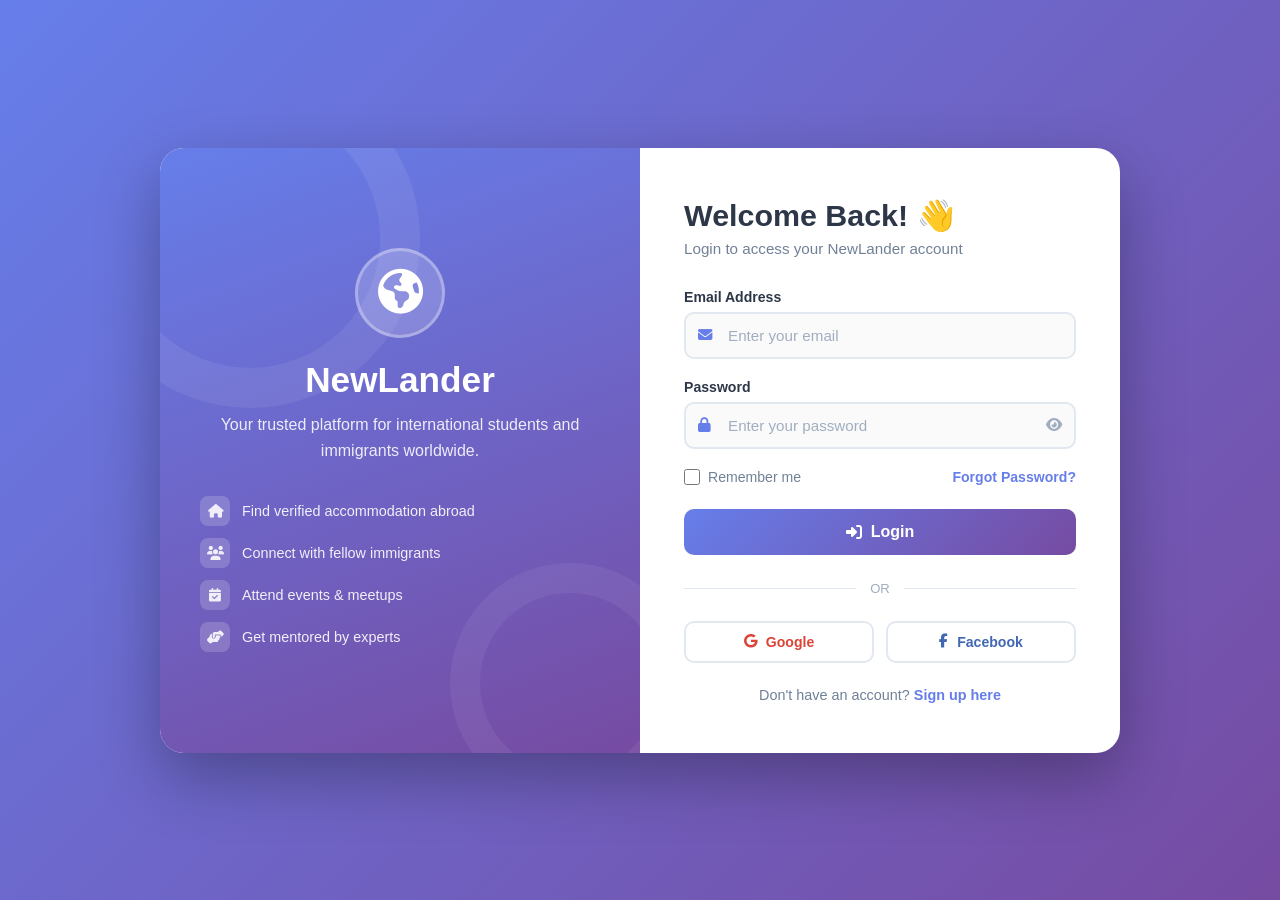
<file: NewLander-frontend/dashboard.html>
<!DOCTYPE html>
<html lang="en">
<head>
    <meta charset="UTF-8">
    <meta name="viewport" content="width=device-width, initial-scale=1.0">
    <title>Dashboard - NewLander</title>
    <!-- Google Fonts -->
    <link href="https://fonts.googleapis.com/css2?family=Inter:wght@300;400;500;600;700&display=swap" rel="stylesheet">
    <!-- FontAwesome -->
    <link rel="stylesheet" href="https://cdnjs.cloudflare.com/ajax/libs/font-awesome/6.4.0/css/all.min.css">
    <!-- Custom CSS -->
    <link rel="stylesheet" href="dashboard.css">
</head>
<body>

    <!-- Sidebar Navigation -->
    <aside class="sidebar" id="sidebar">
        <div class="sidebar-header">
            <div class="logo">
                <i class="fas fa-globe-americas"></i>
                <span>NewLander</span>
            </div>
            <button class="mobile-close" id="closeSidebar"><i class="fas fa-times"></i></button>
        </div>
        <nav class="sidebar-nav">
            <a href="index.html" class="nav-item"><i class="fas fa-compass"></i> <span>Home</span></a>
            <a href="dashboard.html" class="nav-item active"><i class="fas fa-home"></i> <span>Dashboard</span></a>
            <a href="profile.html" class="nav-item"><i class="fas fa-user"></i> <span>Profile</span></a>
            <a href="bookings.html" class="nav-item"><i class="fas fa-key"></i> <span>Bookings</span></a>
            <a href="events.html" class="nav-item"><i class="fas fa-calendar-alt"></i> <span>Events</span></a>
            <a href="community.html" class="nav-item"><i class="fas fa-users"></i> <span>Community</span></a>
        </nav>
        <div class="sidebar-footer">
            <button id="logoutBtn" class="logout-btn"><i class="fas fa-sign-out-alt"></i> <span>Logout</span></button>
        </div>
    </aside>

    <!-- Main Content Area -->
    <main class="main-content">
        
        <!-- Top Navigation -->
        <header class="top-header">
            <button class="mobile-menu-btn" id="openSidebar"><i class="fas fa-bars"></i></button>
            <div class="search-bar">
                <i class="fas fa-search"></i>
                <input type="text" placeholder="Search events, bookings, or community...">
            </div>
            <div class="header-right">
                <button class="notification-btn">
                    <i class="fas fa-bell"></i>
                    <span class="badge">3</span>
                </button>
                <div class="user-profile">
                    <div class="avatar" id="headerInitials">...</div>
                    <span class="user-name" id="headerName">Loading</span>
                </div>
            </div>
        </header>

        <!-- Dashboard Content -->
        <div class="dashboard-container">
            
            <div class="welcome-section">
                <h1 id="welcomeMessage">Welcome back!</h1>
                <p>Here's what's happening with your international journey today.</p>
            </div>

            <div id="errorBanner" class="error-banner" style="display: none;"></div>

            <!-- Stats Overview Cards -->
            <div class="stats-grid">
                <div class="stat-card glass-card">
                    <div class="stat-icon purple"><i class="fas fa-bed"></i></div>
                    <div class="stat-details">
                        <p>Total Bookings</p>
                        <h3 class="skeleton-text" id="statBookings"></h3>
                    </div>
                </div>
                <div class="stat-card glass-card">
                    <div class="stat-icon blue"><i class="fas fa-calendar-check"></i></div>
                    <div class="stat-details">
                        <p>Events Joined</p>
                        <h3 class="skeleton-text" id="statEvents"></h3>
                    </div>
                </div>
                <div class="stat-card glass-card">
                    <div class="stat-icon green"><i class="fas fa-comment-dots"></i></div>
                    <div class="stat-details">
                        <p>Community Posts</p>
                        <h3 class="skeleton-text" id="statPosts"></h3>
                    </div>
                </div>
                <div class="stat-card glass-card">
                    <div class="stat-icon orange"><i class="fas fa-heart"></i></div>
                    <div class="stat-details">
                        <p>Saved Listings</p>
                        <h3 class="skeleton-text" id="statSavedAcc"></h3>
                    </div>
                </div>
            </div>

            <!-- Content Grid Layout -->
            <div class="content-grid">
                
                <!-- Left Column -->
                <div class="left-col">
                    
                    <!-- Recent Bookings Section -->
                    <div class="dashboard-card glass-card">
                        <div class="card-header">
                            <h2>Recent Bookings</h2>
                            <a href="bookings.html" class="view-all">View All</a>
                        </div>
                        <div class="card-body" id="recentBookingsList">
                            <div class="skeleton-block"></div>
                            <div class="skeleton-block"></div>
                        </div>
                    </div>

                    <!-- Upcoming Events Section -->
                    <div class="dashboard-card glass-card">
                        <div class="card-header">
                            <h2>Upcoming Events</h2>
                            <a href="events.html" class="view-all">View All</a>
                        </div>
                        <div class="card-body" id="upcomingEventsList">
                            <div class="skeleton-block"></div>
                            <div class="skeleton-block"></div>
                        </div>
                    </div>

                </div>

                <!-- Right Column -->
                <div class="right-col">
                    
                    <!-- Profile Overview Card -->
                    <div class="dashboard-card glass-card profile-card">
                        <div class="profile-header">
                            <div class="profile-avatar" id="mainAvatar">...</div>
                            <h2 id="fullName" class="skeleton-text-small"></h2>
                            <p id="university" class="skeleton-text-small"></p>
                        </div>
                        <div class="profile-details">
                            <div class="detail-item">
                                <i class="fas fa-envelope"></i>
                                <span id="email" class="skeleton-text-small"></span>
                            </div>
                            <div class="detail-item">
                                <i class="fas fa-plane-departure"></i>
                                <span>From: <strong id="currentCountry" class="skeleton-text-small"></strong></span>
                            </div>
                            <div class="detail-item">
                                <i class="fas fa-map-marker-alt"></i>
                                <span>To: <strong id="destinationCountry" class="skeleton-text-small"></strong></span>
                            </div>
                            <div class="detail-item">
                                <i class="fas fa-phone"></i>
                                <span id="phone" class="skeleton-text-small"></span>
                            </div>
                        </div>
                    </div>

                    <!-- Recent Posts Section -->
                    <div class="dashboard-card glass-card">
                        <div class="card-header">
                            <h2>My Recent Posts</h2>
                            <a href="community.html" class="view-all">View All</a>
                        </div>
                        <div class="card-body" id="myPostsList">
                            <div class="skeleton-block"></div>
                        </div>
                    </div>

                </div>
            </div>
        </div>
    </main>

    <!-- Scripts -->
    <script src="auth.js"></script>
    <script src="dashboard.js"></script>
</body>
</html>
</file>
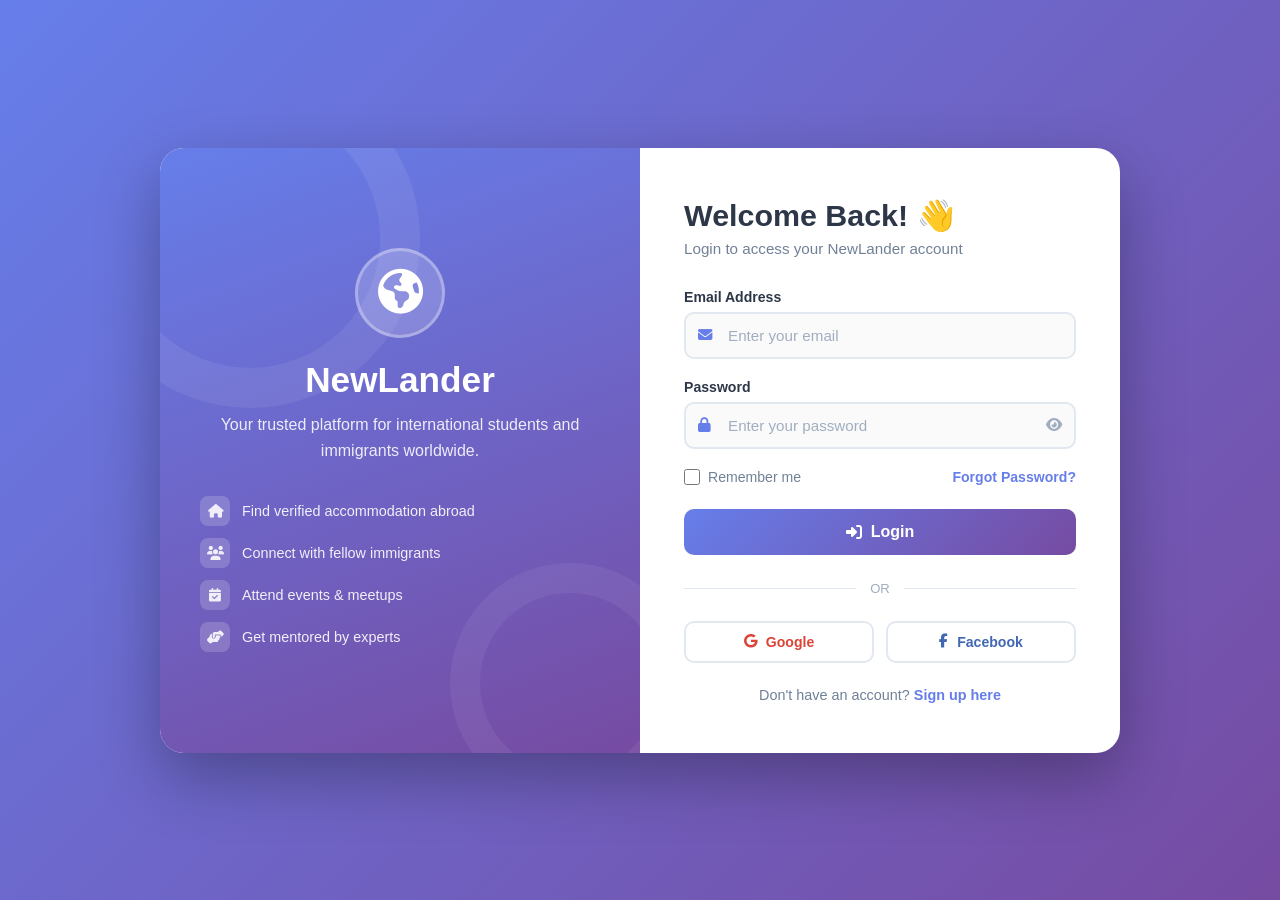
<file: NewLander-frontend/events.html>
<!DOCTYPE html>
<html lang="en">
<head>
    <meta charset="UTF-8">
    <meta name="viewport" content="width=device-width, initial-scale=1.0">
    <title>Events - NewLander</title>
    <link href="https://fonts.googleapis.com/css2?family=Inter:wght@300;400;500;600;700&display=swap" rel="stylesheet">
    <link rel="stylesheet" href="https://cdnjs.cloudflare.com/ajax/libs/font-awesome/6.4.0/css/all.min.css">
    <link rel="stylesheet" href="dashboard.css">
    <style>
        .events-grid { display: grid; grid-template-columns: repeat(auto-fill, minmax(320px, 1fr)); gap: 24px; }
        .event-card { padding: 24px; display: flex; flex-direction: column; gap: 16px; position:relative; overflow:hidden;}
        .event-card::before { content:''; position:absolute; top:0; left:0; width:4px; height:100%; background:linear-gradient(to bottom, var(--primary), var(--secondary)); }
        .e-date { color: var(--primary); font-weight: 700; font-size: 0.85rem; text-transform: uppercase; letter-spacing: 0.5px; background:rgba(79, 70, 229, 0.1); display:inline-block; padding:6px 12px; border-radius:100px;}
        .e-title { font-weight: 800; font-size: 1.25rem; color: var(--text-main); line-height: 1.3;}
        .e-loc { color: var(--text-muted); font-size: 0.9rem; display:flex; align-items:center; gap:8px;}
        .e-desc { color: var(--text-muted); font-size: 0.95rem; line-height: 1.6; flex-grow:1; background:rgba(255,255,255,0.5); padding:12px; border-radius:8px;}
        .btn-register { background: linear-gradient(135deg, var(--primary), var(--primary-dark)); color: white; border: none; padding: 14px; border-radius: 12px; font-weight: 600; cursor: pointer; transition: 0.2s; width:100%; box-shadow:0 4px 6px rgba(79, 70, 229, 0.2);}
        .btn-register:hover { transform:translateY(-2px); box-shadow:0 8px 12px rgba(79, 70, 229, 0.3); }
        .btn-registered { background: var(--success); color: white; border: none; padding: 14px; border-radius: 12px; font-weight: 600; width:100%; cursor:default; box-shadow:0 4px 6px rgba(16, 185, 129, 0.2);}
    </style>
</head>
<body>
    <aside class="sidebar" id="sidebar">
        <div class="sidebar-header">
            <div class="logo"><i class="fas fa-globe-americas"></i><span>NewLander</span></div>
            <button class="mobile-close" id="closeSidebar"><i class="fas fa-times"></i></button>
        </div>
        <nav class="sidebar-nav">
            <a href="index.html" class="nav-item"><i class="fas fa-compass"></i> <span>Home</span></a>
            <a href="dashboard.html" class="nav-item"><i class="fas fa-home"></i> <span>Dashboard</span></a>
            <a href="profile.html" class="nav-item"><i class="fas fa-user"></i> <span>Profile</span></a>
            <a href="bookings.html" class="nav-item"><i class="fas fa-key"></i> <span>Bookings</span></a>
            <a href="events.html" class="nav-item active"><i class="fas fa-calendar-alt"></i> <span>Events</span></a>
            <a href="community.html" class="nav-item"><i class="fas fa-users"></i> <span>Community</span></a>
        </nav>
        <div class="sidebar-footer">
            <button id="logoutBtn" class="logout-btn"><i class="fas fa-sign-out-alt"></i> <span>Logout</span></button>
        </div>
    </aside>

    <main class="main-content">
        <header class="top-header">
            <button class="mobile-menu-btn" id="openSidebar"><i class="fas fa-bars"></i></button>
            <div class="search-bar"></div>
            <div class="header-right">
                <div class="user-profile">
                    <div class="avatar" id="headerInitials">U</div>
                    <span class="user-name" id="headerName">Loading</span>
                </div>
            </div>
        </header>

        <div class="dashboard-container">
            <div class="welcome-section">
                <h1>Upcoming Events</h1>
                <p>Discover and join meetups, webinars, and social events.</p>
            </div>
            
            <div id="eventsList" class="events-grid">
                <div class="skeleton-block" style="height: 280px;"></div>
                <div class="skeleton-block" style="height: 280px;"></div>
                <div class="skeleton-block" style="height: 280px;"></div>
            </div>
        </div>
    </main>

    <script src="auth.js"></script>
    <script>
        document.addEventListener("DOMContentLoaded", async () => {
            if (!Auth.isLoggedIn()) { window.location.href = "login.html"; return; }

            const sidebar = document.getElementById('sidebar');
            document.getElementById('openSidebar')?.addEventListener('click', () => sidebar.classList.add('active'));
            document.getElementById('closeSidebar')?.addEventListener('click', () => sidebar.classList.remove('active'));
            document.getElementById('logoutBtn')?.addEventListener('click', () => Auth.logout());

            const user = Auth.getCurrentUser();
            if(user) {
                const firstName = (user.full_name || "User").split(' ')[0];
                document.getElementById('headerName').textContent = firstName;
                document.getElementById('headerInitials').textContent = firstName.charAt(0).toUpperCase();
            }

            async function loadEvents() {
                try {
                    const res = await Auth.authenticatedRequest(`${API_BASE_URL}/events.php`);
                    const container = document.getElementById('eventsList');
                    
                    if (res && res.success && res.data && res.data.length > 0) {
                        container.innerHTML = res.data.map(e => `
                            <div class="glass-card event-card">
                                <div>
                                    <div style="margin-bottom:12px"><span class="e-date"><i class="far fa-calendar-alt"></i> ${e.event_date} at ${e.event_time}</span></div>
                                    <div class="e-title">${e.title}</div>
                                    <div class="e-loc" style="margin-top:8px"><i class="fas fa-map-marker-alt" style="color:var(--primary-light)"></i> ${e.city}, ${e.country}</div>
                                </div>
                                <div class="e-desc">${e.description ? e.description.substring(0, 120) + '...' : 'Join us for this exciting event! Click register to secure your spot.'}</div>
                                <button class="btn-register" onclick="registerEvent(${e.id}, this)">
                                    <i class="fas fa-ticket-alt"></i> Register Now
                                </button>
                            </div>
                        `).join("");
                    } else {
                        container.innerHTML = `
                        <div class="empty-state" style="grid-column: 1 / -1; padding:60px;">
                            <i class="fas fa-calendar" style="font-size:4rem; color:#cbd5e1; margin-bottom:20px;"></i>
                            <h3 style="color:var(--text-main); margin-bottom:8px;">No Events Available</h3>
                            <p>There are no upcoming events at the moment. Check back later!</p>
                        </div>`;
                    }
                } catch(e) {
                    console.error(e);
                    document.getElementById('eventsList').innerHTML = `<div class="error-banner">Failed to load events.</div>`;
                }
            }

            window.registerEvent = async function(eventId, btn) {
                const originalText = btn.innerHTML;
                btn.innerHTML = `<i class="fas fa-spinner fa-spin"></i> Processing...`;
                btn.disabled = true;
                btn.style.transform = "none";
                try {
                    const res = await Auth.authenticatedRequest(`${API_BASE_URL}/event_registration.php`, {
                        method: 'POST',
                        body: JSON.stringify({ event_id: eventId })
                    });
                    if(res && res.success) {
                        btn.innerHTML = `<i class="fas fa-check-circle"></i> Registered!`;
                        btn.className = "btn-registered";
                    } else {
                        alert(res.message || "Failed to register");
                        btn.innerHTML = originalText;
                        btn.disabled = false;
                    }
                } catch(e) {
                    alert("Network error.");
                    btn.innerHTML = originalText;
                    btn.disabled = false;
                }
            };

            loadEvents();
        });
    </script>
</body>
</html>
</file>
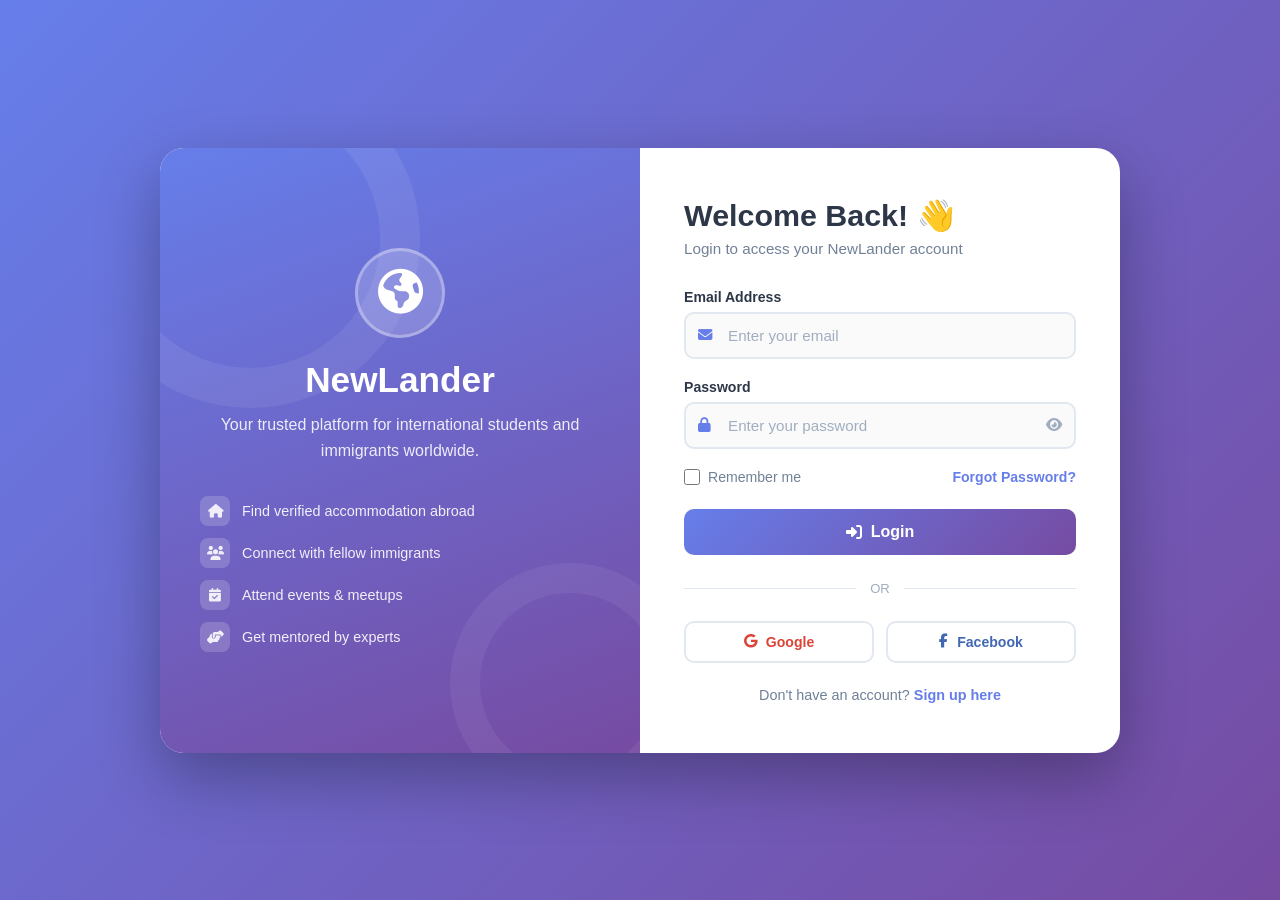
<file: NewLander-frontend/login.html>
<!DOCTYPE html>
<html lang="en">

<head>
    <meta charset="UTF-8">
    <meta name="viewport" content="width=device-width, initial-scale=1.0">
    <title>Login - NewLander</title>
    <link rel="stylesheet" href="https://cdnjs.cloudflare.com/ajax/libs/font-awesome/6.4.0/css/all.min.css">
    <style>
        * {
            margin: 0;
            padding: 0;
            box-sizing: border-box;
        }

        body {
            font-family: 'Segoe UI', Tahoma, Geneva, Verdana, sans-serif;
            background: linear-gradient(135deg, #667eea 0%, #764ba2 100%);
            min-height: 100vh;
            display: flex;
            align-items: center;
            justify-content: center;
            padding: 20px;
        }

        /* ── CARD ──────────────────────────────────────────────── */
        .login-container {
            background: white;
            border-radius: 24px;
            box-shadow: 0 24px 64px rgba(0, 0, 0, 0.3);
            overflow: hidden;
            max-width: 960px;
            width: 100%;
            display: grid;
            grid-template-columns: 1fr 1fr;
        }

        /* ── LEFT PANEL ────────────────────────────────────────── */
        .login-left {
            background: linear-gradient(160deg, #667eea 0%, #764ba2 100%);
            color: white;
            padding: 60px 40px;
            display: flex;
            flex-direction: column;
            justify-content: center;
            align-items: center;
            text-align: center;
            position: relative;
            overflow: hidden;
        }

        /* Decorative circles */
        .login-left::before {
            content: '';
            position: absolute;
            width: 260px;
            height: 260px;
            border-radius: 50%;
            border: 40px solid rgba(255, 255, 255, 0.07);
            top: -80px;
            left: -80px;
        }

        .login-left::after {
            content: '';
            position: absolute;
            width: 180px;
            height: 180px;
            border-radius: 50%;
            border: 30px solid rgba(255, 255, 255, 0.06);
            bottom: -50px;
            right: -50px;
        }

        .brand-icon {
            width: 90px;
            height: 90px;
            background: rgba(255, 255, 255, 0.18);
            border-radius: 50%;
            display: flex;
            align-items: center;
            justify-content: center;
            font-size: 2.8rem;
            margin-bottom: 22px;
            border: 3px solid rgba(255, 255, 255, 0.3);
            position: relative;
            z-index: 1;
            animation: float 3s ease-in-out infinite;
        }

        @keyframes float {

            0%,
            100% {
                transform: translateY(0);
            }

            50% {
                transform: translateY(-12px);
            }
        }

        .login-left h1 {
            font-size: 2.2rem;
            font-weight: 700;
            margin-bottom: 12px;
            position: relative;
            z-index: 1;
        }

        .login-left p {
            font-size: 1rem;
            opacity: 0.88;
            line-height: 1.65;
            position: relative;
            z-index: 1;
        }

        /* Feature list */
        .feature-list {
            margin-top: 32px;
            text-align: left;
            width: 100%;
            position: relative;
            z-index: 1;
            display: flex;
            flex-direction: column;
            gap: 12px;
        }

        .feature-item {
            display: flex;
            align-items: center;
            gap: 12px;
            font-size: 0.9rem;
            opacity: 0.9;
        }

        .feature-item i {
            width: 30px;
            height: 30px;
            background: rgba(255, 255, 255, 0.2);
            border-radius: 8px;
            display: flex;
            align-items: center;
            justify-content: center;
            font-size: 0.85rem;
            flex-shrink: 0;
        }

        /* ── RIGHT PANEL ───────────────────────────────────────── */
        .login-right {
            padding: 50px 44px;
            display: flex;
            flex-direction: column;
            justify-content: center;
        }

        .login-header {
            margin-bottom: 32px;
        }

        .login-header h2 {
            font-size: 1.9rem;
            color: #2d3748;
            font-weight: 700;
            margin-bottom: 6px;
        }

        .login-header p {
            color: #718096;
            font-size: 0.95rem;
        }

        /* ── ALERTS ────────────────────────────────────────────── */
        .alert {
            padding: 12px 16px;
            border-radius: 10px;
            margin-bottom: 20px;
            display: none;
            font-size: 0.88rem;
            align-items: center;
            gap: 10px;
        }

        .alert i {
            font-size: 1rem;
            flex-shrink: 0;
        }

        .alert.error {
            background: #fff5f5;
            color: #c53030;
            border: 1px solid #feb2b2;
            display: none;
        }

        .alert.success {
            background: #f0fff4;
            color: #276749;
            border: 1px solid #9ae6b4;
            display: none;
        }

        .alert.show {
            display: flex;
        }

        /* ── FORM GROUPS ───────────────────────────────────────── */
        .form-group {
            margin-bottom: 20px;
        }

        .form-group label {
            display: block;
            margin-bottom: 7px;
            font-weight: 600;
            color: #2d3748;
            font-size: 0.88rem;
        }

        .input-wrapper {
            position: relative;
        }

        .input-wrapper .field-icon {
            position: absolute;
            left: 14px;
            top: 50%;
            transform: translateY(-50%);
            color: #667eea;
            font-size: 0.9rem;
            pointer-events: none;
        }

        .form-group input {
            width: 100%;
            padding: 13px 42px;
            border: 2px solid #e2e8f0;
            border-radius: 10px;
            font-size: 0.95rem;
            font-family: 'Segoe UI', sans-serif;
            color: #2d3748;
            transition: all 0.25s;
            background: #fafafa;
        }

        .form-group input:focus {
            outline: none;
            border-color: #667eea;
            background: white;
            box-shadow: 0 0 0 3px rgba(102, 126, 234, 0.12);
        }

        .form-group input::placeholder {
            color: #a0aec0;
        }

        .password-toggle {
            position: absolute;
            right: 14px;
            top: 50%;
            transform: translateY(-50%);
            cursor: pointer;
            color: #a0aec0;
            font-size: 0.9rem;
            transition: color 0.2s;
        }

        .password-toggle:hover {
            color: #667eea;
        }

        /* ── FORM OPTIONS ──────────────────────────────────────── */
        .form-options {
            display: flex;
            justify-content: space-between;
            align-items: center;
            margin-bottom: 24px;
        }

        .remember-me {
            display: flex;
            align-items: center;
            gap: 8px;
            cursor: pointer;
        }

        .remember-me input[type="checkbox"] {
            width: 16px;
            height: 16px;
            accent-color: #667eea;
            cursor: pointer;
        }

        .remember-me label {
            font-size: 0.88rem;
            color: #718096;
            cursor: pointer;
            font-weight: 400;
        }

        .forgot-password {
            font-size: 0.88rem;
            color: #667eea;
            text-decoration: none;
            font-weight: 600;
            transition: color 0.2s;
        }

        .forgot-password:hover {
            color: #764ba2;
        }

        /* ── LOGIN BUTTON ──────────────────────────────────────── */
        .btn-login {
            width: 100%;
            padding: 14px;
            background: linear-gradient(135deg, #667eea, #764ba2);
            color: white;
            border: none;
            border-radius: 10px;
            font-size: 1rem;
            font-weight: 600;
            cursor: pointer;
            transition: all 0.3s;
            display: flex;
            align-items: center;
            justify-content: center;
            gap: 9px;
            font-family: 'Segoe UI', sans-serif;
        }

        .btn-login:hover:not(:disabled) {
            transform: translateY(-2px);
            box-shadow: 0 8px 24px rgba(102, 126, 234, 0.4);
        }

        .btn-login:disabled {
            background: #cbd5e0;
            cursor: not-allowed;
            transform: none;
            box-shadow: none;
        }

        /* ── DIVIDER ───────────────────────────────────────────── */
        .divider {
            margin: 24px 0;
            text-align: center;
            position: relative;
        }

        .divider::before {
            content: '';
            position: absolute;
            left: 0;
            top: 50%;
            width: 100%;
            height: 1px;
            background: #e2e8f0;
        }

        .divider span {
            background: white;
            padding: 0 14px;
            color: #a0aec0;
            font-size: 0.82rem;
            position: relative;
            z-index: 1;
            font-weight: 500;
        }

        /* ── SOCIAL BUTTONS ────────────────────────────────────── */
        .social-login {
            display: grid;
            grid-template-columns: 1fr 1fr;
            gap: 12px;
        }

        .btn-social {
            padding: 11px;
            border: 2px solid #e2e8f0;
            border-radius: 10px;
            background: white;
            cursor: pointer;
            transition: all 0.25s;
            display: flex;
            align-items: center;
            justify-content: center;
            gap: 9px;
            font-weight: 600;
            font-size: 0.88rem;
            font-family: 'Segoe UI', sans-serif;
        }

        .btn-social:hover {
            border-color: #667eea;
            background: #f5f7ff;
            transform: translateY(-1px);
        }

        .btn-google {
            color: #db4437;
        }

        .btn-facebook {
            color: #4267B2;
        }

        /* ── SIGNUP LINK ───────────────────────────────────────── */
        .signup-link {
            text-align: center;
            margin-top: 24px;
            color: #718096;
            font-size: 0.9rem;
        }

        .signup-link a {
            color: #667eea;
            text-decoration: none;
            font-weight: 600;
            transition: color 0.2s;
        }

        .signup-link a:hover {
            color: #764ba2;
        }

        /* ── RESPONSIVE ────────────────────────────────────────── */
        @media (max-width: 768px) {
            .login-container {
                grid-template-columns: 1fr;
            }

            .login-left {
                padding: 40px 28px;
            }

            .feature-list {
                display: none;
            }

            .login-right {
                padding: 40px 28px;
            }

            .social-login {
                grid-template-columns: 1fr;
            }
        }
    </style>
</head>

<body>

    <div class="login-container">

        <!-- LEFT PANEL -->
        <div class="login-left">
            <div class="brand-icon">
                <i class="fas fa-globe-americas"></i>
            </div>
            <h1>NewLander</h1>
            <p>Your trusted platform for international students and immigrants worldwide.</p>

            <div class="feature-list">
                <div class="feature-item">
                    <i class="fas fa-home"></i>
                    Find verified accommodation abroad
                </div>
                <div class="feature-item">
                    <i class="fas fa-users"></i>
                    Connect with fellow immigrants
                </div>
                <div class="feature-item">
                    <i class="fas fa-calendar-check"></i>
                    Attend events & meetups
                </div>
                <div class="feature-item">
                    <i class="fas fa-hands-helping"></i>
                    Get mentored by experts
                </div>
            </div>
        </div>

        <!-- RIGHT PANEL -->
        <div class="login-right">

            <div class="login-header">
                <h2>Welcome Back! 👋</h2>
                <p>Login to access your NewLander account</p>
            </div>

            <!-- Alerts (same IDs as original) -->
            <div class="alert error" id="errorAlert">
                <i class="fas fa-exclamation-circle"></i>
                <span id="errorMsg"></span>
            </div>
            <div class="alert success" id="successAlert">
                <i class="fas fa-check-circle"></i>
                <span id="successMsg"></span>
            </div>

            <!-- Form (same IDs & logic as original) -->
            <form id="loginForm">
                <div class="form-group">
                    <label for="email">Email Address</label>
                    <div class="input-wrapper">
                        <i class="fas fa-envelope field-icon"></i>
                        <input type="email" id="email" placeholder="Enter your email" required>
                    </div>
                </div>

                <div class="form-group">
                    <label for="password">Password</label>
                    <div class="input-wrapper">
                        <i class="fas fa-lock field-icon"></i>
                        <input type="password" id="password" placeholder="Enter your password" required>
                        <i class="fas fa-eye password-toggle" id="togglePassword"></i>
                    </div>
                </div>

                <div class="form-options">
                    <div class="remember-me">
                        <input type="checkbox" id="rememberMe">
                        <label for="rememberMe">Remember me</label>
                    </div>
                    <a href="#" class="forgot-password">Forgot Password?</a>
                </div>

                <button type="submit" class="btn-login" id="loginBtn">
                    <i class="fas fa-sign-in-alt"></i> Login
                </button>
            </form>

            <div class="divider"><span>OR</span></div>

            <div class="social-login">
                <button class="btn-social btn-google">
                    <i class="fab fa-google"></i> Google
                </button>
                <button class="btn-social btn-facebook">
                    <i class="fab fa-facebook-f"></i> Facebook
                </button>
            </div>

            <div class="signup-link">
                Don't have an account? <a href="signup.html">Sign up here</a>
            </div>

        </div>
    </div>

    <script src="auth.js"></script>
    <script>
        // ── Toggle password visibility (same as original) ─────────
        document.getElementById('togglePassword').addEventListener('click', function () {
            const passwordInput = document.getElementById('password');
            const type = passwordInput.getAttribute('type') === 'password' ? 'text' : 'password';
            passwordInput.setAttribute('type', type);
            this.classList.toggle('fa-eye');
            this.classList.toggle('fa-eye-slash');
        });

        // ── Helper: show/hide alerts ──────────────────────────────
        function showError(msg) {
            const el = document.getElementById('errorAlert');
            document.getElementById('errorMsg').textContent = msg;
            el.classList.add('show');
            document.getElementById('successAlert').classList.remove('show');
        }

        function showSuccess(msg) {
            const el = document.getElementById('successAlert');
            document.getElementById('successMsg').textContent = msg;
            el.classList.add('show');
            document.getElementById('errorAlert').classList.remove('show');
        }

        function hideAlerts() {
            document.getElementById('errorAlert').classList.remove('show');
            document.getElementById('successAlert').classList.remove('show');
        }

        // ── Handle form submission (same logic as original) ───────
        document.getElementById('loginForm').addEventListener('submit', async function (e) {
            e.preventDefault();

            const email = document.getElementById('email').value;
            const password = document.getElementById('password').value;
            const loginBtn = document.getElementById('loginBtn');

            hideAlerts();

            // Disable button & show loading
            loginBtn.disabled = true;
            loginBtn.innerHTML = '<i class="fas fa-spinner fa-spin"></i> Logging in...';

            try {
                const result = await Auth.login(email, password);

                if (result.success) {
                    showSuccess('Login successful! Redirecting...');

                    // Redirect to home page after 1 second
                    setTimeout(() => {
                        window.location.href = 'index.html';
                    }, 1000);

                } else {
                    showError(result.message);
                    loginBtn.disabled = false;
                    loginBtn.innerHTML = '<i class="fas fa-sign-in-alt"></i> Login';
                }

            } catch (error) {
                showError('Network error. Please try again.');
                loginBtn.disabled = false;
                loginBtn.innerHTML = '<i class="fas fa-sign-in-alt"></i> Login';
            }
        });

        // ── Check if already logged in (same as original) ─────────
        if (Auth.isLoggedIn()) {
            window.location.href = 'index.html';
        }
    </script>

</body>

</html>
</file>
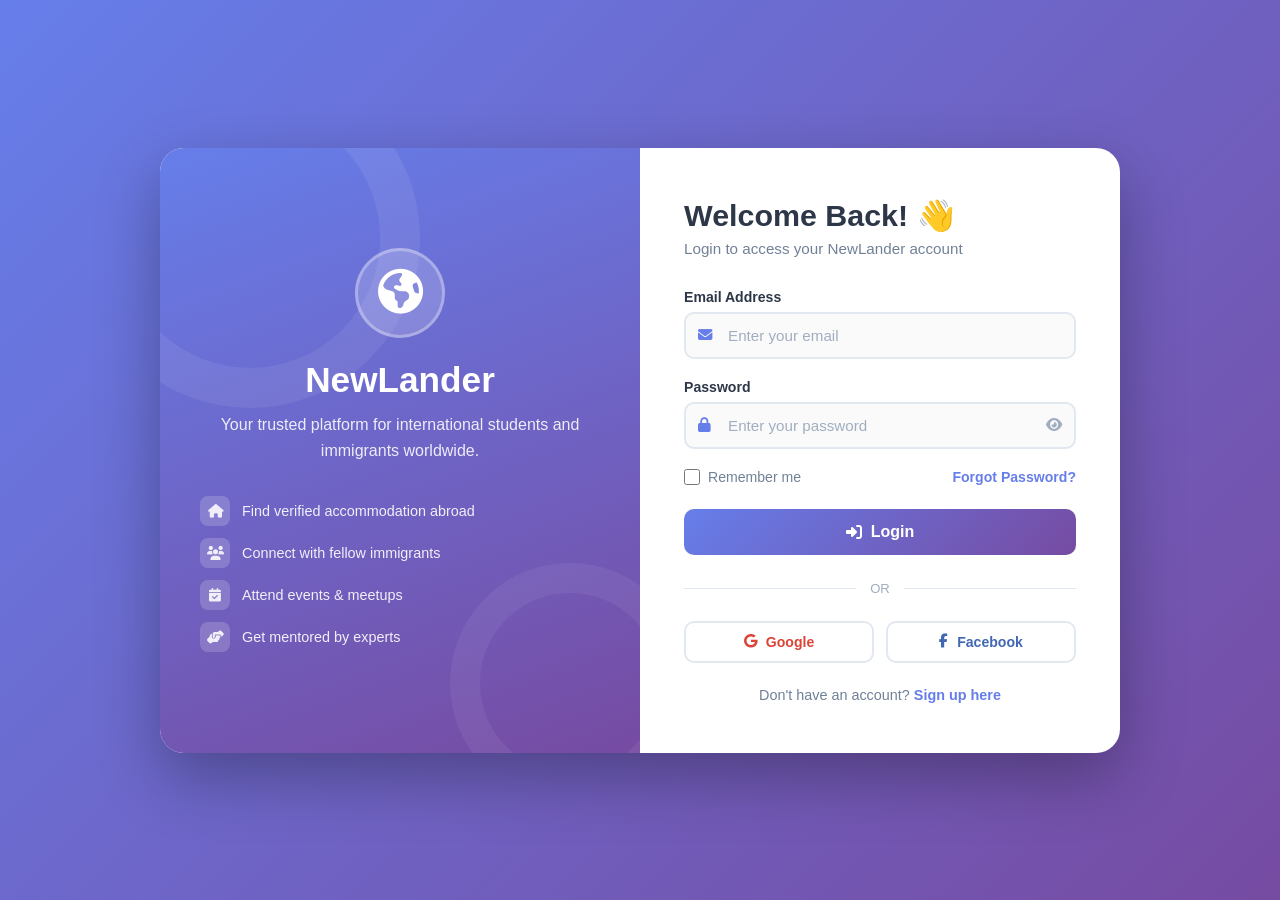
<file: NewLander-frontend/profile.html>
<!DOCTYPE html>
<html lang="en">
<head>
    <meta charset="UTF-8">
    <meta name="viewport" content="width=device-width, initial-scale=1.0">
    <title>Profile - NewLander</title>
    <!-- Google Fonts -->
    <link href="https://fonts.googleapis.com/css2?family=Inter:wght@300;400;500;600;700&display=swap" rel="stylesheet">
    <!-- FontAwesome -->
    <link rel="stylesheet" href="https://cdnjs.cloudflare.com/ajax/libs/font-awesome/6.4.0/css/all.min.css">
    <!-- Custom CSS -->
    <link rel="stylesheet" href="dashboard.css">
    <style>
        .profile-form { display: flex; flex-direction: column; gap: 20px; }
        .form-group { display: flex; flex-direction: column; gap: 8px; }
        .form-group label { font-weight: 600; color: var(--text-main); font-size: 0.95rem; }
        .form-group input, .form-group textarea {
            padding: 14px 16px; border: 1px solid rgba(0,0,0,0.1); border-radius: 12px;
            background: rgba(255, 255, 255, 0.8); font-size: 1rem; color: var(--text-main); outline: none;
            transition: all 0.2s ease;
        }
        .form-group input:focus, .form-group textarea:focus {
            box-shadow: 0 0 0 3px rgba(79, 70, 229, 0.15); border-color: var(--primary); background: #fff;
        }
        .btn-save {
            background: linear-gradient(135deg, var(--primary), var(--primary-dark));
            color: white; border: none; padding: 14px 24px; border-radius: 12px;
            font-size: 1rem; font-weight: 600; cursor: pointer; transition: all 0.2s ease; margin-top: 10px;
            box-shadow: 0 4px 6px rgba(79, 70, 229, 0.2);
        }
        .btn-save:hover { transform: translateY(-2px); box-shadow: 0 8px 16px rgba(79, 70, 229, 0.3); }
        .btn-save:disabled { opacity: 0.7; cursor: not-allowed; transform: none; }
    </style>
</head>
<body>
    <aside class="sidebar" id="sidebar">
        <div class="sidebar-header">
            <div class="logo"><i class="fas fa-globe-americas"></i><span>NewLander</span></div>
            <button class="mobile-close" id="closeSidebar"><i class="fas fa-times"></i></button>
        </div>
        <nav class="sidebar-nav">
            <a href="index.html" class="nav-item"><i class="fas fa-compass"></i> <span>Home</span></a>
            <a href="dashboard.html" class="nav-item"><i class="fas fa-home"></i> <span>Dashboard</span></a>
            <a href="profile.html" class="nav-item active"><i class="fas fa-user"></i> <span>Profile</span></a>
            <a href="bookings.html" class="nav-item"><i class="fas fa-key"></i> <span>Bookings</span></a>
            <a href="events.html" class="nav-item"><i class="fas fa-calendar-alt"></i> <span>Events</span></a>
            <a href="community.html" class="nav-item"><i class="fas fa-users"></i> <span>Community</span></a>
        </nav>
        <div class="sidebar-footer">
            <button id="logoutBtn" class="logout-btn"><i class="fas fa-sign-out-alt"></i> <span>Logout</span></button>
        </div>
    </aside>

    <main class="main-content">
        <header class="top-header">
            <button class="mobile-menu-btn" id="openSidebar"><i class="fas fa-bars"></i></button>
            <div class="search-bar"></div>
            <div class="header-right">
                <div class="user-profile">
                    <div class="avatar" id="headerInitials">U</div>
                    <span class="user-name" id="headerName">Loading</span>
                </div>
            </div>
        </header>

        <div class="dashboard-container">
            <div class="welcome-section">
                <h1>My Profile</h1>
                <p>Manage your personal information and settings.</p>
            </div>
            
            <div id="statusMessage" style="display:none; padding:16px 20px; border-radius:12px; margin-bottom:24px; font-weight:600; box-shadow:var(--shadow-sm);"></div>

            <div class="content-grid" style="grid-template-columns: 1fr; max-width: 800px;">
                <div class="dashboard-card glass-card">
                    <div class="card-header">
                        <h2>Personal Information</h2>
                    </div>
                    <form id="profileForm" class="profile-form">
                        <div class="form-group">
                            <label>Full Name</label>
                            <input type="text" id="profName" required>
                        </div>
                        <div class="form-group">
                            <label>Email Address</label>
                            <input type="email" id="profEmail" readonly style="background:#f1f5f9; color:#64748b; cursor:not-allowed;" title="Email cannot be changed">
                        </div>
                        <div class="form-group">
                            <label>Phone Number</label>
                            <input type="text" id="profPhone" placeholder="+1 234 567 8900">
                        </div>
                        <div class="form-group">
                            <label>University</label>
                            <input type="text" id="profUniversity" placeholder="e.g. Stanford University">
                        </div>
                        <div style="display:grid; grid-template-columns:1fr 1fr; gap:20px;">
                            <div class="form-group">
                                <label>Current Country</label>
                                <input type="text" id="profCurrentCountry">
                            </div>
                            <div class="form-group">
                                <label>Destination Country</label>
                                <input type="text" id="profDestinationCountry">
                            </div>
                        </div>
                        <div class="form-group">
                            <label>Bio</label>
                            <textarea id="profBio" rows="4" placeholder="Tell the community a bit about yourself..."></textarea>
                        </div>
                        <button type="submit" class="btn-save">Save Profile Settings</button>
                    </form>
                </div>
            </div>
        </div>
    </main>

    <script src="auth.js"></script>
    <script>
        document.addEventListener("DOMContentLoaded", async () => {
            if (!Auth.isLoggedIn()) { window.location.href = "login.html"; return; }

            const sidebar = document.getElementById('sidebar');
            document.getElementById('openSidebar')?.addEventListener('click', () => sidebar.classList.add('active'));
            document.getElementById('closeSidebar')?.addEventListener('click', () => sidebar.classList.remove('active'));
            document.getElementById('logoutBtn')?.addEventListener('click', () => Auth.logout());

            // Load profile data
            try {
                const response = await Auth.getProfile();
                if(response && response.success) {
                    const data = response.data;
                    document.getElementById('profName').value = data.full_name || '';
                    document.getElementById('profEmail').value = data.email || '';
                    document.getElementById('profPhone').value = data.phone || '';
                    document.getElementById('profUniversity').value = data.university || '';
                    document.getElementById('profCurrentCountry').value = data.current_country || '';
                    document.getElementById('profDestinationCountry').value = data.destination_country || '';
                    document.getElementById('profBio').value = data.bio || '';

                    const firstName = (data.full_name || "User").split(' ')[0];
                    document.getElementById('headerName').textContent = firstName;
                    document.getElementById('headerInitials').textContent = firstName.charAt(0).toUpperCase();
                }
            } catch(e) { console.error("Error loading profile", e); }

            // Handle Save
            document.getElementById('profileForm').addEventListener('submit', async (e) => {
                e.preventDefault();
                const btn = e.target.querySelector('button');
                btn.textContent = "Saving..."; btn.disabled = true;

                const reqBody = {
                    full_name: document.getElementById('profName').value,
                    phone: document.getElementById('profPhone').value,
                    university: document.getElementById('profUniversity').value,
                    current_country: document.getElementById('profCurrentCountry').value,
                    destination_country: document.getElementById('profDestinationCountry').value,
                    bio: document.getElementById('profBio').value
                };

                try {
                    const res = await Auth.updateProfile(reqBody);
                    const msgBox = document.getElementById('statusMessage');
                    msgBox.style.display = 'block';
                    if(res.success) {
                        msgBox.textContent = "Profile updated successfully!";
                        msgBox.style.background = "#d1fae5"; msgBox.style.color = "#065f46";
                        msgBox.style.border = "1px solid #a7f3d0";
                    } else {
                        msgBox.textContent = res.message || "Failed to update profile";
                        msgBox.style.background = "#fee2e2"; msgBox.style.color = "#991b1b";
                        msgBox.style.border = "1px solid #fecaca";
                    }
                    setTimeout(() => { msgBox.style.display = 'none'; }, 5000);
                } catch(err) {
                    alert("Error saving profile");
                } finally {
                    btn.textContent = "Save Profile Settings"; btn.disabled = false;
                }
            });
        });
    </script>
</body>
</html>
</file>
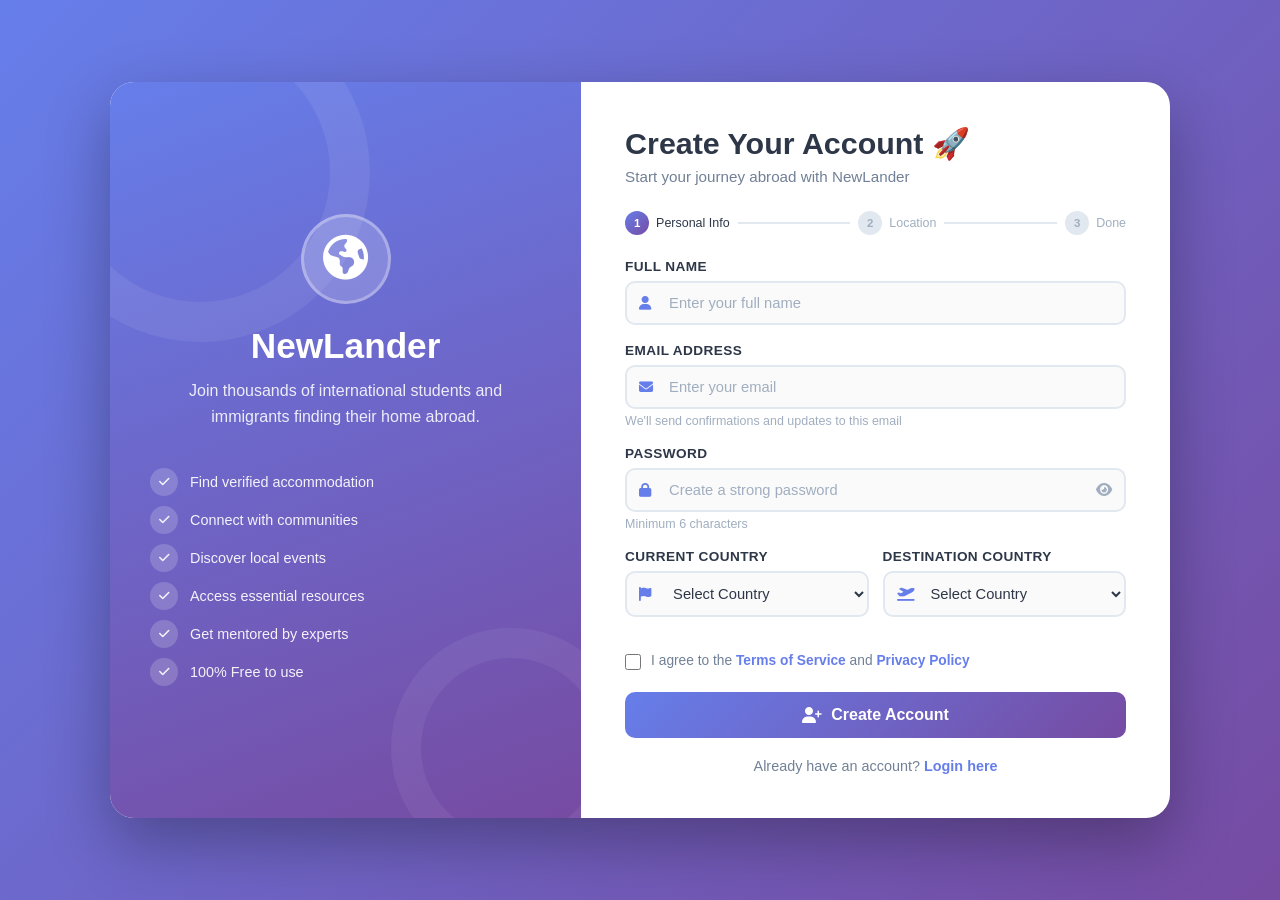
<file: NewLander-frontend/signup.html>
<!DOCTYPE html>
<html lang="en">

<head>
    <meta charset="UTF-8">
    <meta name="viewport" content="width=device-width, initial-scale=1.0">
    <title>Sign Up - NewLander</title>
    <link rel="stylesheet" href="https://cdnjs.cloudflare.com/ajax/libs/font-awesome/6.4.0/css/all.min.css">
    <style>
        * {
            margin: 0;
            padding: 0;
            box-sizing: border-box;
        }

        body {
            font-family: 'Segoe UI', Tahoma, Geneva, Verdana, sans-serif;
            background: linear-gradient(135deg, #667eea 0%, #764ba2 100%);
            min-height: 100vh;
            display: flex;
            align-items: center;
            justify-content: center;
            padding: 20px;
        }

        /* ── CARD ──────────────────────────────────────────────── */
        .signup-container {
            background: white;
            border-radius: 24px;
            box-shadow: 0 24px 64px rgba(0, 0, 0, 0.3);
            overflow: hidden;
            max-width: 1060px;
            width: 100%;
            display: grid;
            grid-template-columns: 1fr 1.25fr;
        }

        /* ── LEFT PANEL ────────────────────────────────────────── */
        .signup-left {
            background: linear-gradient(160deg, #667eea 0%, #764ba2 100%);
            color: white;
            padding: 60px 40px;
            display: flex;
            flex-direction: column;
            justify-content: center;
            align-items: center;
            text-align: center;
            position: relative;
            overflow: hidden;
        }

        .signup-left::before {
            content: '';
            position: absolute;
            width: 260px;
            height: 260px;
            border-radius: 50%;
            border: 40px solid rgba(255, 255, 255, 0.07);
            top: -80px;
            left: -80px;
        }

        .signup-left::after {
            content: '';
            position: absolute;
            width: 180px;
            height: 180px;
            border-radius: 50%;
            border: 30px solid rgba(255, 255, 255, 0.06);
            bottom: -50px;
            right: -50px;
        }

        .brand-icon {
            width: 90px;
            height: 90px;
            background: rgba(255, 255, 255, 0.18);
            border-radius: 50%;
            display: flex;
            align-items: center;
            justify-content: center;
            font-size: 2.8rem;
            margin-bottom: 22px;
            border: 3px solid rgba(255, 255, 255, 0.3);
            position: relative;
            z-index: 1;
            animation: float 3s ease-in-out infinite;
        }

        @keyframes float {

            0%,
            100% {
                transform: translateY(0);
            }

            50% {
                transform: translateY(-12px);
            }
        }

        .signup-left h1 {
            font-size: 2.2rem;
            font-weight: 700;
            margin-bottom: 12px;
            position: relative;
            z-index: 1;
        }

        .signup-left>p {
            font-size: 1rem;
            opacity: 0.88;
            line-height: 1.65;
            margin-bottom: 10px;
            position: relative;
            z-index: 1;
        }

        /* Feature checklist */
        .features-list {
            margin-top: 28px;
            text-align: left;
            width: 100%;
            position: relative;
            z-index: 1;
            list-style: none;
            display: flex;
            flex-direction: column;
            gap: 10px;
        }

        .features-list li {
            display: flex;
            align-items: center;
            gap: 12px;
            font-size: 0.9rem;
            opacity: 0.92;
        }

        .features-list li i {
            width: 28px;
            height: 28px;
            background: rgba(255, 255, 255, 0.2);
            border-radius: 50%;
            display: flex;
            align-items: center;
            justify-content: center;
            font-size: 0.75rem;
            flex-shrink: 0;
        }

        /* ── RIGHT PANEL ───────────────────────────────────────── */
        .signup-right {
            padding: 44px 44px;
            max-height: 92vh;
            overflow-y: auto;
        }

        /* scrollbar */
        .signup-right::-webkit-scrollbar {
            width: 4px;
        }

        .signup-right::-webkit-scrollbar-track {
            background: #f5f7fb;
        }

        .signup-right::-webkit-scrollbar-thumb {
            background: #667eea;
            border-radius: 2px;
        }

        .signup-header {
            margin-bottom: 26px;
        }

        .signup-header h2 {
            font-size: 1.9rem;
            color: #2d3748;
            font-weight: 700;
            margin-bottom: 6px;
        }

        .signup-header p {
            color: #718096;
            font-size: 0.95rem;
        }

        /* ── ALERTS ────────────────────────────────────────────── */
        .alert {
            padding: 12px 16px;
            border-radius: 10px;
            margin-bottom: 18px;
            font-size: 0.88rem;
            align-items: center;
            gap: 10px;
            display: none;
        }

        .alert i {
            font-size: 1rem;
            flex-shrink: 0;
        }

        .alert.show {
            display: flex;
        }

        .alert.error {
            background: #fff5f5;
            color: #c53030;
            border: 1px solid #feb2b2;
        }

        .alert.success {
            background: #f0fff4;
            color: #276749;
            border: 1px solid #9ae6b4;
        }

        /* ── FORM GROUPS ───────────────────────────────────────── */
        .form-group {
            margin-bottom: 18px;
        }

        .form-group label {
            display: block;
            margin-bottom: 7px;
            font-weight: 600;
            color: #2d3748;
            font-size: 0.85rem;
            text-transform: uppercase;
            letter-spacing: 0.4px;
        }

        .input-wrapper {
            position: relative;
        }

        .input-wrapper .field-icon {
            position: absolute;
            left: 14px;
            top: 50%;
            transform: translateY(-50%);
            color: #667eea;
            font-size: 0.88rem;
            pointer-events: none;
        }

        /* select icon needs manual top for multi-line */
        .input-wrapper .field-icon.select-icon {
            top: 50%;
            transform: translateY(-50%);
        }

        .form-group input,
        .form-group select {
            width: 100%;
            padding: 12px 12px 12px 42px;
            border: 2px solid #e2e8f0;
            border-radius: 10px;
            font-size: 0.92rem;
            font-family: 'Segoe UI', sans-serif;
            color: #2d3748;
            transition: all 0.25s;
            background: #fafafa;
        }

        .form-group input:focus,
        .form-group select:focus {
            outline: none;
            border-color: #667eea;
            background: white;
            box-shadow: 0 0 0 3px rgba(102, 126, 234, 0.12);
        }

        .form-group input::placeholder {
            color: #a0aec0;
        }

        .form-group small {
            display: block;
            margin-top: 5px;
            color: #a0aec0;
            font-size: 0.78rem;
        }

        /* ── PASSWORD TOGGLE ───────────────────────────────────── */
        .password-toggle {
            position: absolute;
            right: 14px;
            top: 50%;
            transform: translateY(-50%);
            cursor: pointer;
            color: #a0aec0;
            font-size: 0.9rem;
            transition: color 0.2s;
        }

        .password-toggle:hover {
            color: #667eea;
        }

        /* ── PASSWORD STRENGTH ─────────────────────────────────── */
        .password-strength {
            margin-top: 8px;
            font-size: 0.78rem;
            display: none;
        }

        .strength-bar {
            height: 5px;
            background: #e2e8f0;
            border-radius: 3px;
            overflow: hidden;
            margin-top: 5px;
        }

        .strength-bar-fill {
            height: 100%;
            transition: all 0.3s ease;
            width: 0;
            border-radius: 3px;
        }

        .strength-weak {
            background: #f56565;
            width: 33%;
        }

        .strength-medium {
            background: #ed8936;
            width: 66%;
        }

        .strength-strong {
            background: #48bb78;
            width: 100%;
        }

        /* ── FORM ROW ──────────────────────────────────────────── */
        .form-row {
            display: grid;
            grid-template-columns: 1fr 1fr;
            gap: 14px;
        }

        /* ── TERMS ─────────────────────────────────────────────── */
        .terms {
            display: flex;
            align-items: flex-start;
            gap: 10px;
            margin: 16px 0 20px;
        }

        .terms input[type="checkbox"] {
            width: 16px;
            height: 16px;
            margin-top: 3px;
            cursor: pointer;
            accent-color: #667eea;
            flex-shrink: 0;
        }

        .terms label {
            font-size: 0.86rem;
            color: #718096;
            cursor: pointer;
            font-weight: 400;
            line-height: 1.5;
        }

        .terms a {
            color: #667eea;
            text-decoration: none;
            font-weight: 600;
        }

        .terms a:hover {
            color: #764ba2;
        }

        /* ── SIGNUP BUTTON ─────────────────────────────────────── */
        .btn-signup {
            width: 100%;
            padding: 14px;
            background: linear-gradient(135deg, #667eea, #764ba2);
            color: white;
            border: none;
            border-radius: 10px;
            font-size: 1rem;
            font-weight: 600;
            cursor: pointer;
            transition: all 0.3s;
            display: flex;
            align-items: center;
            justify-content: center;
            gap: 9px;
            font-family: 'Segoe UI', sans-serif;
        }

        .btn-signup:hover:not(:disabled) {
            transform: translateY(-2px);
            box-shadow: 0 8px 24px rgba(102, 126, 234, 0.4);
        }

        .btn-signup:disabled {
            background: #cbd5e0;
            cursor: not-allowed;
            transform: none;
            box-shadow: none;
        }

        /* ── LOGIN LINK ────────────────────────────────────────── */
        .login-link {
            text-align: center;
            margin-top: 20px;
            color: #718096;
            font-size: 0.9rem;
        }

        .login-link a {
            color: #667eea;
            text-decoration: none;
            font-weight: 600;
            transition: color 0.2s;
        }

        .login-link a:hover {
            color: #764ba2;
        }

        /* ── STEP INDICATOR ────────────────────────────────────── */
        .step-indicator {
            display: flex;
            align-items: center;
            gap: 0;
            margin-bottom: 24px;
        }

        .step {
            display: flex;
            align-items: center;
            gap: 7px;
            font-size: 0.78rem;
            color: #a0aec0;
            font-weight: 500;
        }

        .step-num {
            width: 24px;
            height: 24px;
            border-radius: 50%;
            background: #e2e8f0;
            color: #a0aec0;
            display: flex;
            align-items: center;
            justify-content: center;
            font-size: 0.72rem;
            font-weight: 700;
            flex-shrink: 0;
        }

        .step.done .step-num {
            background: #48bb78;
            color: white;
        }

        .step.active .step-num {
            background: linear-gradient(135deg, #667eea, #764ba2);
            color: white;
        }

        .step.active {
            color: #2d3748;
        }

        .step.done {
            color: #48bb78;
        }

        .step-line {
            flex: 1;
            height: 2px;
            background: #e2e8f0;
            margin: 0 8px;
        }

        /* ── RESPONSIVE ────────────────────────────────────────── */
        @media (max-width: 768px) {
            .signup-container {
                grid-template-columns: 1fr;
            }

            .signup-left {
                padding: 40px 28px;
            }

            .features-list {
                display: none;
            }

            .signup-right {
                padding: 36px 24px;
                max-height: none;
            }

            .form-row {
                grid-template-columns: 1fr;
            }

            .step-indicator {
                display: none;
            }
        }
    </style>
</head>

<body>

    <div class="signup-container">

        <!-- LEFT PANEL -->
        <div class="signup-left">
            <div class="brand-icon">
                <i class="fas fa-globe-americas"></i>
            </div>
            <h1>NewLander</h1>
            <p>Join thousands of international students and immigrants finding their home abroad.</p>

            <ul class="features-list">
                <li><i class="fas fa-check"></i> Find verified accommodation</li>
                <li><i class="fas fa-check"></i> Connect with communities</li>
                <li><i class="fas fa-check"></i> Discover local events</li>
                <li><i class="fas fa-check"></i> Access essential resources</li>
                <li><i class="fas fa-check"></i> Get mentored by experts</li>
                <li><i class="fas fa-check"></i> 100% Free to use</li>
            </ul>
        </div>

        <!-- RIGHT PANEL -->
        <div class="signup-right">

            <div class="signup-header">
                <h2>Create Your Account 🚀</h2>
                <p>Start your journey abroad with NewLander</p>
            </div>

            <!-- Step indicator (visual only) -->
            <div class="step-indicator">
                <div class="step active">
                    <div class="step-num">1</div> Personal Info
                </div>
                <div class="step-line"></div>
                <div class="step">
                    <div class="step-num">2</div> Location
                </div>
                <div class="step-line"></div>
                <div class="step">
                    <div class="step-num">3</div> Done
                </div>
            </div>

            <!-- Alerts (same IDs as original) -->
            <div class="alert error" id="errorAlert">
                <i class="fas fa-exclamation-circle"></i>
                <span id="errorMsg"></span>
            </div>
            <div class="alert success" id="successAlert">
                <i class="fas fa-check-circle"></i>
                <span id="successMsg"></span>
            </div>

            <!-- Form (same IDs & logic as original) -->
            <form id="signupForm">

                <!-- Full Name -->
                <div class="form-group">
                    <label for="fullName">Full Name</label>
                    <div class="input-wrapper">
                        <i class="fas fa-user field-icon"></i>
                        <input type="text" id="fullName" placeholder="Enter your full name" required>
                    </div>
                </div>

                <!-- Email
                <div class="form-group">
                    <label for="email">Email Address</label>
                    <div class="input-wrapper">
                        <i class="fas fa-envelope field-icon"></i>
                        <input type="email" id="email" placeholder="Enter your email" required>
                    </div>
                    <small>We'll send confirmations and updates to this email</small>
                </div> -->
                <!-- Email -->
                <div class="form-group">
                    <label for="email">Email Address</label>

                    <div class="input-wrapper">
                        <i class="fas fa-envelope field-icon"></i>

                        <input type="text" id="email" name="email" placeholder="Enter your email" required
                            pattern="^[a-zA-Z0-9]+([._-]?[a-zA-Z0-9]+)*@[a-zA-Z0-9-]+\.[a-zA-Z]{2,}$"
                            title="Enter a valid email like user@gmail.com">
                    </div>

                    <small>We'll send confirmations and updates to this email</small>
                </div>

                <!-- Password -->
                <div class="form-group">
                    <label for="password">Password</label>
                    <div class="input-wrapper">
                        <i class="fas fa-lock field-icon"></i>
                        <input type="password" id="password" placeholder="Create a strong password" required
                            minlength="6">
                        <i class="fas fa-eye password-toggle" id="togglePassword"></i>
                    </div>
                    <!-- Strength indicator (same IDs as original) -->
                    <div class="password-strength" id="passwordStrength">
                        <span id="strengthText" style="color:#a0aec0;">Password strength: </span>
                        <div class="strength-bar">
                            <div class="strength-bar-fill" id="strengthBar"></div>
                        </div>
                    </div>
                    <small>Minimum 6 characters</small>
                </div>

                <!-- Country row (same IDs as original) -->
                <div class="form-row">
                    <div class="form-group">
                        <label for="currentCountry">Current Country</label>
                        <div class="input-wrapper">
                            <i class="fas fa-flag field-icon select-icon"></i>
                            <select id="currentCountry" required>
                                <option value="">Select Country</option>
                                <option value="India">India</option>
                            </select>
                        </div>
                    </div>

                    <div class="form-group">
                        <label for="destCountry">Destination Country</label>
                        <div class="input-wrapper">
                            <i class="fas fa-plane-departure field-icon select-icon"></i>
                            <select id="destCountry" required>
                                <option value="">Select Country</option>
                                <option value="United States">United States</option>
                                <option value="United Kingdom">United Kingdom</option>
                                <option value="Canada">Canada</option>
                                <option value="Australia">Australia</option>
                                <option value="Germany">Germany</option>
                                <option value="France">France</option>
                                <option value="Netherlands">Netherlands</option>
                                <option value="Switzerland">Switzerland</option>
                                <option value="Singapore">Singapore</option>
                                <option value="New Zealand">New Zealand</option>
                            </select>
                        </div>
                    </div>
                </div>

                <!-- Terms (same IDs as original) -->
                <div class="terms">
                    <input type="checkbox" id="terms" required>
                    <label for="terms">
                        I agree to the <a href="#terms">Terms of Service</a> and <a href="#privacy">Privacy Policy</a>
                    </label>
                </div>

                <button type="submit" class="btn-signup" id="signupBtn">
                    <i class="fas fa-user-plus"></i> Create Account
                </button>

            </form>

            <div class="login-link">
                Already have an account? <a href="login.html">Login here</a>
            </div>

        </div>
    </div>

    <script src="auth.js"></script>
    <script>
        // ── Toggle password visibility ─────────────────────────────
        document.getElementById('togglePassword').addEventListener('click', function () {
            const passwordInput = document.getElementById('password');
            const type = passwordInput.getAttribute('type') === 'password' ? 'text' : 'password';
            passwordInput.setAttribute('type', type);
            this.classList.toggle('fa-eye');
            this.classList.toggle('fa-eye-slash');
        });

        // ── Password strength checker ──────────────────────────────
        document.getElementById('password').addEventListener('input', function () {
            const password = this.value;
            const strengthDiv = document.getElementById('passwordStrength');
            const strengthBar = document.getElementById('strengthBar');
            const strengthText = document.getElementById('strengthText');

            if (password.length === 0) {
                strengthDiv.style.display = 'none';
                return;
            }

            strengthDiv.style.display = 'block';

            let strength = 0;
            if (password.length >= 6) strength++;
            if (password.length >= 10) strength++;
            if (/[a-z]/.test(password) && /[A-Z]/.test(password)) strength++;
            if (/\d/.test(password)) strength++;
            if (/[^a-zA-Z\d]/.test(password)) strength++;

            strengthBar.className = 'strength-bar-fill';

            if (strength <= 2) {
                strengthBar.classList.add('strength-weak');
                strengthText.textContent = 'Password strength: Weak';
                strengthText.style.color = '#f56565';
            } else if (strength <= 3) {
                strengthBar.classList.add('strength-medium');
                strengthText.textContent = 'Password strength: Medium';
                strengthText.style.color = '#ed8936';
            } else {
                strengthBar.classList.add('strength-strong');
                strengthText.textContent = 'Password strength: Strong';
                strengthText.style.color = '#48bb78';
            }
        });

        // ── Alert helpers ──────────────────────────────────────────
        function showError(msg) {
            const el = document.getElementById('errorAlert');
            document.getElementById('errorMsg').textContent = msg;
            el.classList.add('show');
            document.getElementById('successAlert').classList.remove('show');
        }

        function showSuccess(msg) {
            const el = document.getElementById('successAlert');
            document.getElementById('successMsg').textContent = msg;
            el.classList.add('show');
            document.getElementById('errorAlert').classList.remove('show');
        }

        function hideAlerts() {
            document.getElementById('errorAlert').classList.remove('show');
            document.getElementById('successAlert').classList.remove('show');
        }

        // ── Handle form submission with strong email check ─────────
        document.getElementById('signupForm').addEventListener('submit', async function (e) {
            e.preventDefault();

            const emailField = document.getElementById('email');
            const email = emailField.value.trim().toLowerCase();

            // 1. Format check
            const emailRegex = /^[a-zA-Z0-9]+([._-]?[a-zA-Z0-9]+)*@[a-zA-Z0-9-]+\.[a-zA-Z]{2,}$/;

            if (!emailRegex.test(email)) {
                showError('Please enter a valid email format.');
                emailField.focus();
                return;
            }

            // 2. Domain check (IMPORTANT FIX)
            const allowedDomains = [
                "gmail.com",
                "yahoo.com",
                "outlook.com",
                "hotmail.com"
            ];

            const domain = email.split("@")[1];

            if (!allowedDomains.includes(domain)) {
                showError('Please use a valid email domain like gmail.com, yahoo.com, outlook.com');
                emailField.focus();
                return;
            }

            const formData = {
                fullName: document.getElementById('fullName').value.trim(),
                email: email,
                password: document.getElementById('password').value,
                currentCountry: document.getElementById('currentCountry').value,
                destinationCountry: document.getElementById('destCountry').value
            };

            const signupBtn = document.getElementById('signupBtn');

            hideAlerts();

            signupBtn.disabled = true;
            signupBtn.innerHTML = '<i class="fas fa-spinner fa-spin"></i> Creating Account...';

            try {
                const result = await Auth.signup(formData);

                if (result.success) {
                    showSuccess('Account created successfully! Redirecting...');

                    setTimeout(() => {
                        window.location.href = 'index.html';
                    }, 1500);
                } else {
                    showError(result.message);
                }

            } catch (error) {
                showError('Network error. Please try again.');
            }

            signupBtn.disabled = false;
            signupBtn.innerHTML = '<i class="fas fa-user-plus"></i> Create Account';
        });

        // ── Check if already logged in ─────────────────────────────
        if (Auth.isLoggedIn()) {
            window.location.href = 'index.html';
        }
    </script>

</body>

</html>
</file>
<file: NewLander-frontend/style.css>
/* Reset and Base Styles */
* {
    margin: 0;
    padding: 0;
    box-sizing: border-box;
}

body {
    font-family: 'Segoe UI', Tahoma, Geneva, Verdana, sans-serif;
    line-height: 1.6;
    color: #333;
    overflow-x: hidden;
}

.container {
    max-width: 1200px;
    margin: 0 auto;
    padding: 0 20px;
}

/* Navigation Bar */
.navbar {
    background: linear-gradient(135deg, #667eea 0%, #764ba2 100%);
    padding: 1rem 0;
    position: fixed;
    width: 100%;
    top: 0;
    z-index: 1000;
    box-shadow: 0 2px 10px rgba(0, 0, 0, 0.1);
}

.nav-container {
    max-width: 1200px;
    margin: 0 auto;
    padding: 0 20px;
    display: flex;
    justify-content: space-between;
    align-items: center;
}

.logo {
    display: flex;
    align-items: center;
    gap: 10px;
    font-size: 1.5rem;
    font-weight: bold;
    color: white;
}

.logo i {
    font-size: 2rem;
}

.nav-menu {
    display: flex;
    list-style: none;
    gap: 2rem;
}

.nav-link {
    color: white;
    text-decoration: none;
    font-weight: 500;
    transition: opacity 0.3s;
}

.nav-link:hover {
    opacity: 0.8;
}

.nav-buttons {
    display: flex;
    align-items: center;
    gap: 1rem;
}

.nav-buttons a {
    text-decoration: none;
}

.btn-login,
.btn-signup {
    padding: 0.6rem 1.5rem;
    border: none;
    border-radius: 25px;
    cursor: pointer;
    font-weight: 600;
    transition: all 0.3s;
}

.btn-login {
    background: transparent;
    color: white;
    border: 2px solid white;
}

.btn-login:hover {
    background: white;
    color: #667eea;
}

.btn-signup {
    background: white;
    color: #667eea;
}

.btn-signup:hover {
    transform: scale(1.05);
}

.hamburger {
    display: none;
    flex-direction: column;
    cursor: pointer;
    gap: 4px;
}

.hamburger span {
    width: 25px;
    height: 3px;
    background: white;
    border-radius: 3px;
    transition: 0.3s;
}

/* Hero Section */
.hero {
    margin-top: 80px;
    background: linear-gradient(135deg, rgba(102, 126, 234, 0.9), rgba(118, 75, 162, 0.9)),
        url('https://images.unsplash.com/photo-1523050854058-8df90110c9f1?w=1200') center/cover;
    color: white;
    padding: 100px 20px;
    text-align: center;
}

.hero-content h1 {
    font-size: 3rem;
    margin-bottom: 1rem;
    animation: fadeInDown 1s;
}

.hero-content p {
    font-size: 1.3rem;
    margin-bottom: 2rem;
    animation: fadeInUp 1s;
}

.hero-search {
    display: flex;
    gap: 1rem;
    max-width: 800px;
    margin: 0 auto;
    background: white;
    padding: 1rem;
    border-radius: 50px;
    box-shadow: 0 10px 30px rgba(0, 0, 0, 0.2);
}

.hero-select,
.hero-input {
    padding: 1rem;
    border: none;
    border-radius: 25px;
    font-size: 1rem;
    flex: 1;
}

.btn-search {
    padding: 1rem 2rem;
    background: linear-gradient(135deg, #667eea, #764ba2);
    color: white;
    border: none;
    border-radius: 25px;
    cursor: pointer;
    font-weight: 600;
    transition: transform 0.3s;
}

.btn-search:hover {
    transform: scale(1.05);
}

/* Sections */
section {
    padding: 80px 20px;
}

.section-title {
    text-align: center;
    font-size: 2.5rem;
    color: #667eea;
    margin-bottom: 3rem;
}

/* Features Section */
.features {
    background: #f9f9f9;
}

.features-grid {
    display: grid;
    grid-template-columns: repeat(auto-fit, minmax(300px, 1fr));
    gap: 2rem;
}

.feature-card {
    background: white;
    padding: 2rem;
    border-radius: 15px;
    text-align: center;
    box-shadow: 0 5px 20px rgba(0, 0, 0, 0.1);
    transition: transform 0.3s;
}

.feature-card:hover {
    transform: translateY(-10px);
}

.feature-card i {
    font-size: 3rem;
    color: #667eea;
    margin-bottom: 1rem;
}

.feature-card h3 {
    font-size: 1.5rem;
    margin-bottom: 1rem;
    color: #333;
}

/* Filters */
.filters,
.events-filters {
    display: flex;
    gap: 1rem;
    margin-bottom: 2rem;
    flex-wrap: wrap;
}

.filter-select,
.filter-input {
    padding: 0.8rem;
    border: 2px solid #e0e0e0;
    border-radius: 8px;
    flex: 1;
    min-width: 150px;
}

.btn-filter {
    padding: 0.8rem 2rem;
    background: #667eea;
    color: white;
    border: none;
    border-radius: 8px;
    cursor: pointer;
    font-weight: 600;
}

.btn-filter:hover {
    background: #5568d3;
}

/* Accommodation Grid */
.accommodation-grid {
    display: grid;
    grid-template-columns: repeat(auto-fill, minmax(320px, 1fr));
    gap: 2rem;
}

.accommodation-card {
    background: white;
    border-radius: 15px;
    overflow: hidden;
    box-shadow: 0 5px 20px rgba(0, 0, 0, 0.1);
    transition: transform 0.3s;
}

.accommodation-card:hover {
    transform: translateY(-5px);
}

.accommodation-image {
    width: 100%;
    height: 200px;
    object-fit: cover;
}

.accommodation-info {
    padding: 1.5rem;
}

.accommodation-info h3 {
    margin-bottom: 0.5rem;
    color: #333;
}

.accommodation-info p {
    color: #666;
    margin-bottom: 0.5rem;
}

.accommodation-price {
    font-size: 1.5rem;
    color: #667eea;
    font-weight: bold;
    margin: 1rem 0;
}

.btn-view-details {
    width: 100%;
    padding: 0.8rem;
    background: #667eea;
    color: white;
    border: none;
    border-radius: 8px;
    cursor: pointer;
    font-weight: 600;
}

.btn-view-details:hover {
    background: #5568d3;
}

/* Community Section */
.community {
    background: #f9f9f9;
}

.community-tabs {
    display: flex;
    gap: 1rem;
    margin-bottom: 2rem;
    justify-content: center;
}

.tab-btn {
    padding: 1rem 2rem;
    background: white;
    border: 2px solid #e0e0e0;
    border-radius: 8px;
    cursor: pointer;
    font-weight: 600;
    transition: all 0.3s;
}

.tab-btn.active {
    background: #667eea;
    color: white;
    border-color: #667eea;
}

.tab-content {
    display: none;
}

.tab-content.active {
    display: block;
}

.btn-new-post {
    padding: 1rem 2rem;
    background: linear-gradient(135deg, #667eea, #764ba2);
    color: white;
    border: none;
    border-radius: 8px;
    cursor: pointer;
    font-weight: 600;
    margin-bottom: 2rem;
    display: flex;
    align-items: center;
    gap: 0.5rem;
}

.posts-list {
    display: flex;
    flex-direction: column;
    gap: 1rem;
}

.post-card {
    background: white;
    padding: 1.5rem;
    border-radius: 10px;
    box-shadow: 0 3px 15px rgba(0, 0, 0, 0.1);
}

.post-header {
    display: flex;
    align-items: center;
    gap: 1rem;
    margin-bottom: 1rem;
}

.post-avatar {
    width: 50px;
    height: 50px;
    border-radius: 50%;
    background: #667eea;
    color: white;
    display: flex;
    align-items: center;
    justify-content: center;
    font-weight: bold;
    font-size: 1.2rem;
}

.post-info h4 {
    margin-bottom: 0.3rem;
}

.post-meta {
    color: #999;
    font-size: 0.9rem;
}

.post-content {
    margin-bottom: 1rem;
}

.post-actions {
    display: flex;
    gap: 2rem;
    color: #666;
}

.post-actions span {
    cursor: pointer;
    transition: color 0.3s;
}

.post-actions span:hover {
    color: #667eea;
}

/* Mentors Grid */
.mentors-grid {
    display: grid;
    grid-template-columns: repeat(auto-fill, minmax(250px, 1fr));
    gap: 2rem;
}

.mentor-card {
    background: white;
    padding: 2rem;
    border-radius: 15px;
    text-align: center;
    box-shadow: 0 5px 20px rgba(0, 0, 0, 0.1);
}

.mentor-avatar {
    width: 100px;
    height: 100px;
    border-radius: 50%;
    background: linear-gradient(135deg, #667eea, #764ba2);
    color: white;
    display: flex;
    align-items: center;
    justify-content: center;
    font-size: 2rem;
    font-weight: bold;
    margin: 0 auto 1rem;
}

.mentor-card h3 {
    margin-bottom: 0.5rem;
}

.mentor-card p {
    color: #666;
    margin-bottom: 1rem;
}

.btn-connect {
    padding: 0.8rem 1.5rem;
    background: #667eea;
    color: white;
    border: none;
    border-radius: 8px;
    cursor: pointer;
    font-weight: 600;
}

/* Events Grid */
.events-grid {
    display: grid;
    grid-template-columns: repeat(auto-fill, minmax(300px, 1fr));
    gap: 2rem;
}

.event-card {
    background: white;
    border-radius: 15px;
    overflow: hidden;
    box-shadow: 0 5px 20px rgba(0, 0, 0, 0.1);
    transition: transform 0.3s;
}

.event-card:hover {
    transform: translateY(-5px);
}

.event-date {
    background: linear-gradient(135deg, #667eea, #764ba2);
    color: white;
    padding: 1rem;
    text-align: center;
}

.event-date .day {
    font-size: 2rem;
    font-weight: bold;
}

.event-info {
    padding: 1.5rem;
}

.event-info h3 {
    margin-bottom: 1rem;
}

.event-detail {
    display: flex;
    align-items: center;
    gap: 0.5rem;
    margin-bottom: 0.5rem;
    color: #666;
}

.btn-register {
    width: 100%;
    padding: 0.8rem;
    background: #667eea;
    color: white;
    border: none;
    border-radius: 8px;
    cursor: pointer;
    font-weight: 600;
    margin-top: 1rem;
}

/* Resources Section */
.resources {
    background: #f9f9f9;
}

.resources-grid {
    display: grid;
    grid-template-columns: repeat(auto-fit, minmax(300px, 1fr));
    gap: 2rem;
}

.resource-category {
    background: white;
    padding: 2rem;
    border-radius: 15px;
    box-shadow: 0 5px 20px rgba(0, 0, 0, 0.1);
}

.resource-category i {
    font-size: 2.5rem;
    color: #667eea;
    margin-bottom: 1rem;
}

.resource-category h3 {
    margin-bottom: 1rem;
    color: #333;
}

.resource-category ul {
    list-style: none;
}

.resource-category ul li {
    margin-bottom: 0.8rem;
}

.resource-category ul li a {
    color: #667eea;
    text-decoration: none;
    transition: color 0.3s;
}

.resource-category ul li a:hover {
    color: #764ba2;
}

/* Services Grid */
.services-grid {
    display: grid;
    grid-template-columns: repeat(auto-fill, minmax(280px, 1fr));
    gap: 2rem;
}

.service-card {
    background: white;
    padding: 2rem;
    border-radius: 15px;
    text-align: center;
    box-shadow: 0 5px 20px rgba(0, 0, 0, 0.1);
    transition: transform 0.3s;
}

.service-card:hover {
    transform: translateY(-5px);
}

.service-card i {
    font-size: 3rem;
    color: #667eea;
    margin-bottom: 1rem;
}

.service-price {
    font-size: 1.5rem;
    color: #667eea;
    font-weight: bold;
    margin: 1rem 0;
}

.btn-book {
    padding: 0.8rem 2rem;
    background: #667eea;
    color: white;
    border: none;
    border-radius: 8px;
    cursor: pointer;
    font-weight: 600;
}

/* Footer */
.footer {
    background: #2c3e50;
    color: white;
    padding: 3rem 0 1rem;
}

.footer-content {
    display: grid;
    grid-template-columns: repeat(auto-fit, minmax(250px, 1fr));
    gap: 2rem;
    margin-bottom: 2rem;
}

.footer-section h3,
.footer-section h4 {
    margin-bottom: 1rem;
}

.footer-section ul {
    list-style: none;
}

.footer-section ul li {
    margin-bottom: 0.5rem;
}

.footer-section a {
    color: #bbb;
    text-decoration: none;
    transition: color 0.3s;
}

.footer-section a:hover {
    color: white;
}

.social-links {
    display: flex;
    gap: 1rem;
    margin-top: 1rem;
}

.social-links a {
    width: 40px;
    height: 40px;
    background: #667eea;
    border-radius: 50%;
    display: flex;
    align-items: center;
    justify-content: center;
    transition: background 0.3s;
}

.social-links a:hover {
    background: #764ba2;
}

.footer-bottom {
    text-align: center;
    padding-top: 2rem;
    border-top: 1px solid #444;
}

/* Modal */
.modal {
    display: none;
    position: fixed;
    z-index: 2000;
    left: 0;
    top: 0;
    width: 100%;
    height: 100%;
    background-color: rgba(0, 0, 0, 0.5);
}

.modal-content {
    background-color: white;
    margin: 5% auto;
    padding: 2rem;
    border-radius: 15px;
    width: 90%;
    max-width: 500px;
    position: relative;
    animation: slideDown 0.3s;
}

.close {
    position: absolute;
    right: 1.5rem;
    top: 1rem;
    font-size: 2rem;
    cursor: pointer;
    color: #999;
}

.close:hover {
    color: #333;
}

.form-group {
    margin-bottom: 1.5rem;
}

.form-group label {
    display: block;
    margin-bottom: 0.5rem;
    font-weight: 600;
    color: #333;
}

.form-group input,
.form-group select {
    width: 100%;
    padding: 0.8rem;
    border: 2px solid #e0e0e0;
    border-radius: 8px;
    font-size: 1rem;
}

.form-group input:focus,
.form-group select:focus {
    outline: none;
    border-color: #667eea;
}

.btn-submit {
    width: 100%;
    padding: 1rem;
    background: linear-gradient(135deg, #667eea, #764ba2);
    color: white;
    border: none;
    border-radius: 8px;
    cursor: pointer;
    font-weight: 600;
    font-size: 1rem;
}

.btn-submit:hover {
    opacity: 0.9;
}

.form-footer {
    text-align: center;
    margin-top: 1rem;
    color: #666;
}

.form-footer a {
    color: #667eea;
    text-decoration: none;
    font-weight: 600;
}

/* Animations */
@keyframes fadeInDown {
    from {
        opacity: 0;
        transform: translateY(-30px);
    }

    to {
        opacity: 1;
        transform: translateY(0);
    }
}

@keyframes fadeInUp {
    from {
        opacity: 0;
        transform: translateY(30px);
    }

    to {
        opacity: 1;
        transform: translateY(0);
    }
}

@keyframes slideDown {
    from {
        opacity: 0;
        transform: translateY(-50px);
    }

    to {
        opacity: 1;
        transform: translateY(0);
    }
}

/* Responsive Design */
@media (max-width: 768px) {
    .nav-menu {
        position: fixed;
        left: -100%;
        top: 80px;
        flex-direction: column;
        background: linear-gradient(135deg, #667eea 0%, #764ba2 100%);
        width: 100%;
        text-align: center;
        transition: 0.3s;
        padding: 2rem 0;
    }

    .nav-menu.active {
        left: 0;
    }

    .hamburger {
        display: flex;
    }

    .btn-login,
    .btn-signup {
        display: none;
    }

    .hero-content h1 {
        font-size: 2rem;
    }

    .hero-search {
        flex-direction: column;
        border-radius: 15px;
    }

    .section-title {
        font-size: 2rem;
    }

    .filters,
    .events-filters {
        flex-direction: column;
    }
}
</file>
<file: NewLander-frontend/dashboard.css>
/* Dashboard CSS - Premium SaaS Level */
:root {
    --primary: #4f46e5;
    --primary-light: #6366f1;
    --primary-dark: #4338ca;
    --secondary: #ec4899;
    --bg-color: #f3f4f6;
    --bg-gradient: linear-gradient(135deg, #f5f7fa 0%, #e2e8f0 100%);
    --surface: rgba(255, 255, 255, 0.7);
    --surface-border: rgba(255, 255, 255, 0.6);
    --text-main: #1e293b;
    --text-muted: #64748b;
    --danger: #ef4444;
    --success: #10b981;
    --warning: #f59e0b;
    --sidebar-width: 280px;
    --border-radius: 20px;
    --shadow-sm: 0 4px 6px -1px rgba(0, 0, 0, 0.05);
    --shadow-md: 0 10px 15px -3px rgba(0, 0, 0, 0.05);
    --shadow-lg: 0 20px 25px -5px rgba(0, 0, 0, 0.08), 0 8px 10px -6px rgba(0, 0, 0, 0.04);
    --glass-shadow: 0 8px 32px 0 rgba(31, 38, 135, 0.05);
}

* {
    margin: 0;
    padding: 0;
    box-sizing: border-box;
    font-family: 'Inter', sans-serif;
}

body {
    background: var(--bg-gradient);
    color: var(--text-main);
    min-height: 100vh;
    display: flex;
    overflow-x: hidden;
}

/* Glassmorphism Utilities */
.glass-card {
    background: var(--surface);
    backdrop-filter: blur(16px);
    -webkit-backdrop-filter: blur(16px);
    border: 1px solid var(--surface-border);
    border-radius: var(--border-radius);
    box-shadow: var(--glass-shadow);
    transition: transform 0.3s cubic-bezier(0.4, 0, 0.2, 1), box-shadow 0.3s cubic-bezier(0.4, 0, 0.2, 1);
}

.glass-card:hover {
    transform: translateY(-5px);
    box-shadow: var(--shadow-lg);
}

/* Sidebar */
.sidebar {
    width: var(--sidebar-width);
    background: rgba(255, 255, 255, 0.95);
    backdrop-filter: blur(20px);
    height: 100vh;
    position: fixed;
    left: 0;
    top: 0;
    display: flex;
    flex-direction: column;
    box-shadow: var(--shadow-md);
    z-index: 50;
    transition: transform 0.3s ease;
    border-right: 1px solid rgba(255, 255, 255, 0.5);
}

.sidebar-header {
    padding: 32px 24px;
    display: flex;
    align-items: center;
    justify-content: space-between;
}

.logo {
    display: flex;
    align-items: center;
    gap: 12px;
    font-size: 1.6rem;
    font-weight: 800;
    color: var(--primary);
    letter-spacing: -0.5px;
}

.logo i {
    font-size: 2rem;
    background: linear-gradient(135deg, var(--primary), var(--secondary));
    -webkit-background-clip: text;
    -webkit-text-fill-color: transparent;
}

.mobile-close {
    display: none;
    background: rgba(0, 0, 0, 0.05);
    border: none;
    width: 36px;
    height: 36px;
    border-radius: 50%;
    font-size: 1.2rem;
    color: var(--text-muted);
    cursor: pointer;
    transition: all 0.2s;
}

.mobile-close:hover {
    background: rgba(0, 0, 0, 0.1);
    color: var(--text-main);
}

.sidebar-nav {
    flex: 1;
    padding: 20px 20px;
    display: flex;
    flex-direction: column;
    gap: 8px;
}

.nav-item {
    display: flex;
    align-items: center;
    gap: 16px;
    padding: 14px 20px;
    color: var(--text-muted);
    text-decoration: none;
    font-weight: 600;
    border-radius: 14px;
    transition: all 0.2s ease;
}

.nav-item i {
    font-size: 1.2rem;
    width: 24px;
    text-align: center;
    opacity: 0.8;
}

.nav-item:hover {
    background: rgba(79, 70, 229, 0.08);
    color: var(--primary);
}

.nav-item.active {
    background: linear-gradient(135deg, var(--primary), var(--primary-dark));
    color: #fff;
    box-shadow: 0 8px 16px rgba(79, 70, 229, 0.25);
}

.nav-item.active i {
    opacity: 1;
}

.sidebar-footer {
    padding: 24px 20px;
    border-top: 1px solid rgba(0, 0, 0, 0.05);
}

.logout-btn {
    width: 100%;
    display: flex;
    align-items: center;
    justify-content: center;
    gap: 12px;
    padding: 14px 20px;
    background: #fef2f2;
    color: var(--danger);
    border: 1px solid #fee2e2;
    border-radius: 14px;
    font-size: 1rem;
    font-weight: 600;
    cursor: pointer;
    transition: all 0.2s ease;
}

.logout-btn:hover {
    background: var(--danger);
    color: #fff;
    border-color: var(--danger);
    transform: translateY(-2px);
    box-shadow: 0 4px 12px rgba(239, 68, 68, 0.2);
}

/* Main Content */
.main-content {
    flex: 1;
    margin-left: var(--sidebar-width);
    display: flex;
    flex-direction: column;
    min-height: 100vh;
}

.top-header {
    height: 88px;
    padding: 0 48px;
    display: flex;
    align-items: center;
    justify-content: space-between;
    background: rgba(245, 247, 250, 0.6);
    backdrop-filter: blur(12px);
    -webkit-backdrop-filter: blur(12px);
    border-bottom: 1px solid rgba(255, 255, 255, 0.5);
    position: sticky;
    top: 0;
    z-index: 40;
}

.mobile-menu-btn {
    display: none;
    background: #fff;
    border: 1px solid rgba(0,0,0,0.05);
    width: 44px;
    height: 44px;
    border-radius: 12px;
    font-size: 1.2rem;
    color: var(--text-main);
    cursor: pointer;
    box-shadow: var(--shadow-sm);
}

.search-bar {
    display: flex;
    align-items: center;
    background: rgba(255, 255, 255, 0.8);
    padding: 12px 24px;
    border-radius: 100px;
    width: 360px;
    box-shadow: inset 0 2px 4px rgba(0, 0, 0, 0.02), 0 2px 4px rgba(0, 0, 0, 0.02);
    gap: 12px;
    transition: all 0.2s ease;
    border: 1px solid rgba(255,255,255,0.8);
}

.search-bar:focus-within {
    box-shadow: 0 0 0 3px rgba(79, 70, 229, 0.15);
    background: #fff;
}

.search-bar input {
    border: none;
    outline: none;
    background: transparent;
    width: 100%;
    color: var(--text-main);
    font-size: 0.95rem;
    font-weight: 500;
}

.search-bar input::placeholder {
    color: var(--text-muted);
}

.search-bar i {
    color: var(--text-muted);
}

.header-right {
    display: flex;
    align-items: center;
    gap: 28px;
}

.notification-btn {
    background: #fff;
    border: none;
    width: 48px;
    height: 48px;
    border-radius: 50%;
    display: flex;
    align-items: center;
    justify-content: center;
    color: var(--text-muted);
    font-size: 1.2rem;
    cursor: pointer;
    position: relative;
    box-shadow: var(--shadow-sm);
    transition: transform 0.2s, box-shadow 0.2s;
}

.notification-btn:hover {
    transform: translateY(-2px);
    box-shadow: var(--shadow-md);
    color: var(--primary);
}

.badge {
    position: absolute;
    top: 8px;
    right: 10px;
    background: var(--secondary);
    color: white;
    font-size: 0.65rem;
    font-weight: bold;
    width: 18px;
    height: 18px;
    display: flex;
    align-items: center;
    justify-content: center;
    border-radius: 50%;
    border: 2px solid #fff;
    box-shadow: 0 2px 4px rgba(236, 72, 153, 0.3);
}

.user-profile {
    display: flex;
    align-items: center;
    gap: 14px;
    cursor: pointer;
    padding: 6px;
    border-radius: 100px;
    background: rgba(255, 255, 255, 0.6);
    border: 1px solid rgba(255, 255, 255, 0.8);
    transition: background 0.2s;
    padding-right: 20px;
}

.user-profile:hover {
    background: rgba(255, 255, 255, 0.9);
}

.avatar {
    width: 36px;
    height: 36px;
    border-radius: 50%;
    background: linear-gradient(135deg, var(--primary), var(--secondary));
    color: white;
    display: flex;
    align-items: center;
    justify-content: center;
    font-weight: bold;
    font-size: 1rem;
    box-shadow: 0 4px 10px rgba(79, 70, 229, 0.2);
}

.user-name {
    font-weight: 600;
    color: var(--text-main);
    font-size: 0.95rem;
}

/* Dashboard Container */
.dashboard-container {
    padding: 40px 48px;
    max-width: 1500px;
    margin: 0 auto;
    width: 100%;
}

.welcome-section {
    margin-bottom: 40px;
    animation: fadeInDown 0.6s ease-out;
}

.welcome-section h1 {
    font-size: 2.4rem;
    font-weight: 800;
    color: var(--text-main);
    margin-bottom: 8px;
    background: linear-gradient(135deg, var(--text-main) 0%, var(--primary-dark) 100%);
    -webkit-background-clip: text;
    -webkit-text-fill-color: transparent;
    letter-spacing: -0.5px;
}

.welcome-section p {
    color: var(--text-muted);
    font-size: 1.1rem;
    font-weight: 500;
}

.error-banner {
    background: #fef2f2;
    border-left: 4px solid var(--danger);
    color: #b91c1c;
    padding: 16px 20px;
    border-radius: 12px;
    margin-bottom: 30px;
    font-weight: 500;
    box-shadow: var(--shadow-sm);
    display: flex;
    align-items: center;
    gap: 12px;
}

.error-banner::before {
    content: '\f071';
    font-family: 'Font Awesome 6 Free';
    font-weight: 900;
}

/* Stats Grid */
.stats-grid {
    display: grid;
    grid-template-columns: repeat(auto-fit, minmax(260px, 1fr));
    gap: 24px;
    margin-bottom: 40px;
    animation: fadeInUp 0.6s ease-out 0.1s both;
}

.stat-card {
    padding: 24px;
    display: flex;
    align-items: center;
    gap: 24px;
    position: relative;
    overflow: hidden;
}

.stat-card::after {
    content: '';
    position: absolute;
    right: -20px;
    top: -20px;
    width: 100px;
    height: 100px;
    border-radius: 50%;
    background: radial-gradient(circle, rgba(255,255,255,0.8) 0%, rgba(255,255,255,0) 70%);
    opacity: 0.5;
}

.stat-icon {
    width: 64px;
    height: 64px;
    border-radius: 20px;
    display: flex;
    align-items: center;
    justify-content: center;
    font-size: 2rem;
    box-shadow: inset 0 2px 4px rgba(255,255,255,0.5);
}

.stat-icon.purple { background: linear-gradient(135deg, #e0e7ff, #c7d2fe); color: var(--primary); }
.stat-icon.blue { background: linear-gradient(135deg, #dbeafe, #bfdbfe); color: #3b82f6; }
.stat-icon.green { background: linear-gradient(135deg, #d1fae5, #a7f3d0); color: var(--success); }
.stat-icon.orange { background: linear-gradient(135deg, #fef3c7, #fde68a); color: var(--warning); }

.stat-details p {
    color: var(--text-muted);
    font-size: 0.95rem;
    font-weight: 600;
    margin-bottom: 6px;
    text-transform: uppercase;
    letter-spacing: 0.5px;
}

.stat-details h3 {
    font-size: 2rem;
    font-weight: 800;
    color: var(--text-main);
    line-height: 1;
}

/* Content Grid */
.content-grid {
    display: grid;
    grid-template-columns: 2fr 1fr;
    gap: 28px;
    animation: fadeInUp 0.6s ease-out 0.2s both;
}

.dashboard-card {
    padding: 28px;
    margin-bottom: 28px;
}

.card-header {
    display: flex;
    justify-content: space-between;
    align-items: center;
    margin-bottom: 24px;
}

.card-header h2 {
    font-size: 1.3rem;
    font-weight: 700;
    color: var(--text-main);
}

.view-all {
    color: var(--primary);
    background: rgba(79, 70, 229, 0.1);
    padding: 8px 16px;
    border-radius: 100px;
    text-decoration: none;
    font-size: 0.85rem;
    font-weight: 600;
    transition: all 0.2s;
}

.view-all:hover {
    background: var(--primary);
    color: white;
}

.card-body {
    display: flex;
    flex-direction: column;
    gap: 16px;
}

.list-item {
    display: flex;
    align-items: center;
    padding: 16px 20px;
    background: rgba(255, 255, 255, 0.9);
    border-radius: 16px;
    gap: 20px;
    transition: transform 0.2s, box-shadow 0.2s;
    border: 1px solid rgba(0,0,0,0.03);
    box-shadow: 0 2px 4px rgba(0,0,0,0.02);
}

.list-item:hover {
    transform: translateX(6px);
    box-shadow: var(--shadow-md);
}

.item-icon {
    width: 52px;
    height: 52px;
    border-radius: 14px;
    display: flex;
    align-items: center;
    justify-content: center;
    font-size: 1.3rem;
    flex-shrink: 0;
}

.item-icon.blue-light { background: #eff6ff; color: #3b82f6; border: 1px solid #dbeafe; }

.item-date {
    background: linear-gradient(135deg, #fef2f2, #fee2e2);
    color: var(--danger);
    width: 60px;
    height: 60px;
    border-radius: 14px;
    display: flex;
    flex-direction: column;
    align-items: center;
    justify-content: center;
    flex-shrink: 0;
    box-shadow: inset 0 2px 4px rgba(255,255,255,0.5);
    border: 1px solid #fecaca;
}

.item-date .day { font-size: 1.4rem; font-weight: 800; line-height: 1.1; }
.item-date .month { font-size: 0.75rem; text-transform: uppercase; font-weight: 700; letter-spacing: 0.5px;}

.item-info {
    flex: 1;
}

.item-info h4 {
    font-size: 1.05rem;
    font-weight: 700;
    color: var(--text-main);
    margin-bottom: 6px;
}

.item-info p {
    font-size: 0.9rem;
    color: var(--text-muted);
    font-weight: 500;
    display: flex;
    align-items: center;
    gap: 6px;
}

.item-status {
    padding: 8px 16px;
    border-radius: 100px;
    font-size: 0.8rem;
    font-weight: 700;
    text-transform: capitalize;
    letter-spacing: 0.5px;
    box-shadow: 0 2px 4px rgba(0,0,0,0.05);
}

.status-confirmed, .status-active, .status-completed { background: #d1fae5; color: #065f46; border: 1px solid #a7f3d0; }
.status-pending { background: #fef3c7; color: #92400e; border: 1px solid #fde68a; }
.status-cancelled { background: #fee2e2; color: #991b1b; border: 1px solid #fecaca; }

.post-item {
    padding: 16px 20px;
}

.post-meta {
    display: flex;
    gap: 20px;
    margin-top: 10px;
}

.post-meta span {
    display: flex;
    align-items: center;
    gap: 8px;
    font-weight: 600;
    color: var(--primary);
    background: rgba(79, 70, 229, 0.05);
    padding: 6px 12px;
    border-radius: 100px;
}

.empty-state {
    padding: 32px;
    text-align: center;
    color: var(--text-muted);
    font-style: italic;
    background: rgba(255,255,255,0.5);
    border-radius: 16px;
    border: 2px dashed rgba(0,0,0,0.1);
    font-weight: 500;
}

/* Profile Card */
.profile-card {
    text-align: center;
    padding-top: 48px;
    background: linear-gradient(180deg, rgba(255,255,255,0.9) 0%, rgba(255,255,255,0.6) 100%);
}

.profile-header {
    margin-bottom: 28px;
}

.profile-avatar {
    width: 110px;
    height: 110px;
    border-radius: 50%;
    background: linear-gradient(135deg, var(--primary), var(--secondary));
    color: white;
    font-size: 3rem;
    font-weight: bold;
    display: flex;
    align-items: center;
    justify-content: center;
    margin: 0 auto 20px;
    box-shadow: 0 12px 24px rgba(79, 70, 229, 0.3), inset 0 4px 8px rgba(255,255,255,0.4);
    border: 5px solid white;
}

.profile-header h2 {
    font-size: 1.6rem;
    font-weight: 800;
    color: var(--text-main);
    margin-bottom: 6px;
}

.profile-header p {
    color: var(--primary);
    font-weight: 600;
    font-size: 1rem;
    background: rgba(79, 70, 229, 0.1);
    display: inline-block;
    padding: 6px 16px;
    border-radius: 100px;
}

.profile-details {
    text-align: left;
    display: flex;
    flex-direction: column;
    gap: 18px;
    padding-top: 24px;
    border-top: 1px solid rgba(0,0,0,0.08);
}

.detail-item {
    display: flex;
    align-items: center;
    gap: 16px;
    color: var(--text-muted);
    font-size: 0.95rem;
    padding: 12px;
    background: rgba(255,255,255,0.5);
    border-radius: 12px;
    transition: background 0.2s;
}

.detail-item:hover {
    background: #fff;
    box-shadow: var(--shadow-sm);
}

.detail-item i {
    width: 36px;
    height: 36px;
    display: flex;
    align-items: center;
    justify-content: center;
    background: #f1f5f9;
    border-radius: 10px;
    color: var(--primary);
    font-size: 1rem;
}

.detail-item strong {
    color: var(--text-main);
    font-weight: 700;
}

/* Animations */
@keyframes fadeInUp {
    from { opacity: 0; transform: translateY(20px); }
    to { opacity: 1; transform: translateY(0); }
}

@keyframes fadeInDown {
    from { opacity: 0; transform: translateY(-20px); }
    to { opacity: 1; transform: translateY(0); }
}

@keyframes shimmer {
    0% { background-position: -200px 0; }
    100% { background-position: calc(200px + 100%) 0; }
}

.skeleton-text {
    height: 32px;
    width: 60px;
    background: #e2e8f0;
    background: linear-gradient(90deg, #e2e8f0 25%, #f1f5f9 50%, #e2e8f0 75%);
    background-size: 200px 100%;
    animation: shimmer 1.5s infinite;
    border-radius: 8px;
}

.skeleton-text-small {
    height: 18px;
    width: 140px;
    background: #e2e8f0;
    background: linear-gradient(90deg, #e2e8f0 25%, #f1f5f9 50%, #e2e8f0 75%);
    background-size: 200px 100%;
    animation: shimmer 1.5s infinite;
    border-radius: 6px;
    display: inline-block;
}

.skeleton-block {
    height: 90px;
    width: 100%;
    background: #e2e8f0;
    background: linear-gradient(90deg, #e2e8f0 25%, #f1f5f9 50%, #e2e8f0 75%);
    background-size: 200px 100%;
    animation: shimmer 1.5s infinite;
    border-radius: 16px;
}

/* Responsive Design */
@media (max-width: 1024px) {
    .content-grid {
        grid-template-columns: 1fr;
    }
}

@media (max-width: 768px) {
    .sidebar {
        transform: translateX(-100%);
    }
    
    .sidebar.active {
        transform: translateX(0);
    }
    
    .main-content {
        margin-left: 0;
    }
    
    .mobile-menu-btn, .mobile-close {
        display: block;
    }
    
    .top-header {
        padding: 0 24px;
    }
    
    .search-bar {
        display: none;
    }
    
    .dashboard-container {
        padding: 24px;
    }
    
    .welcome-section h1 {
        font-size: 2rem;
    }
}
</file>
